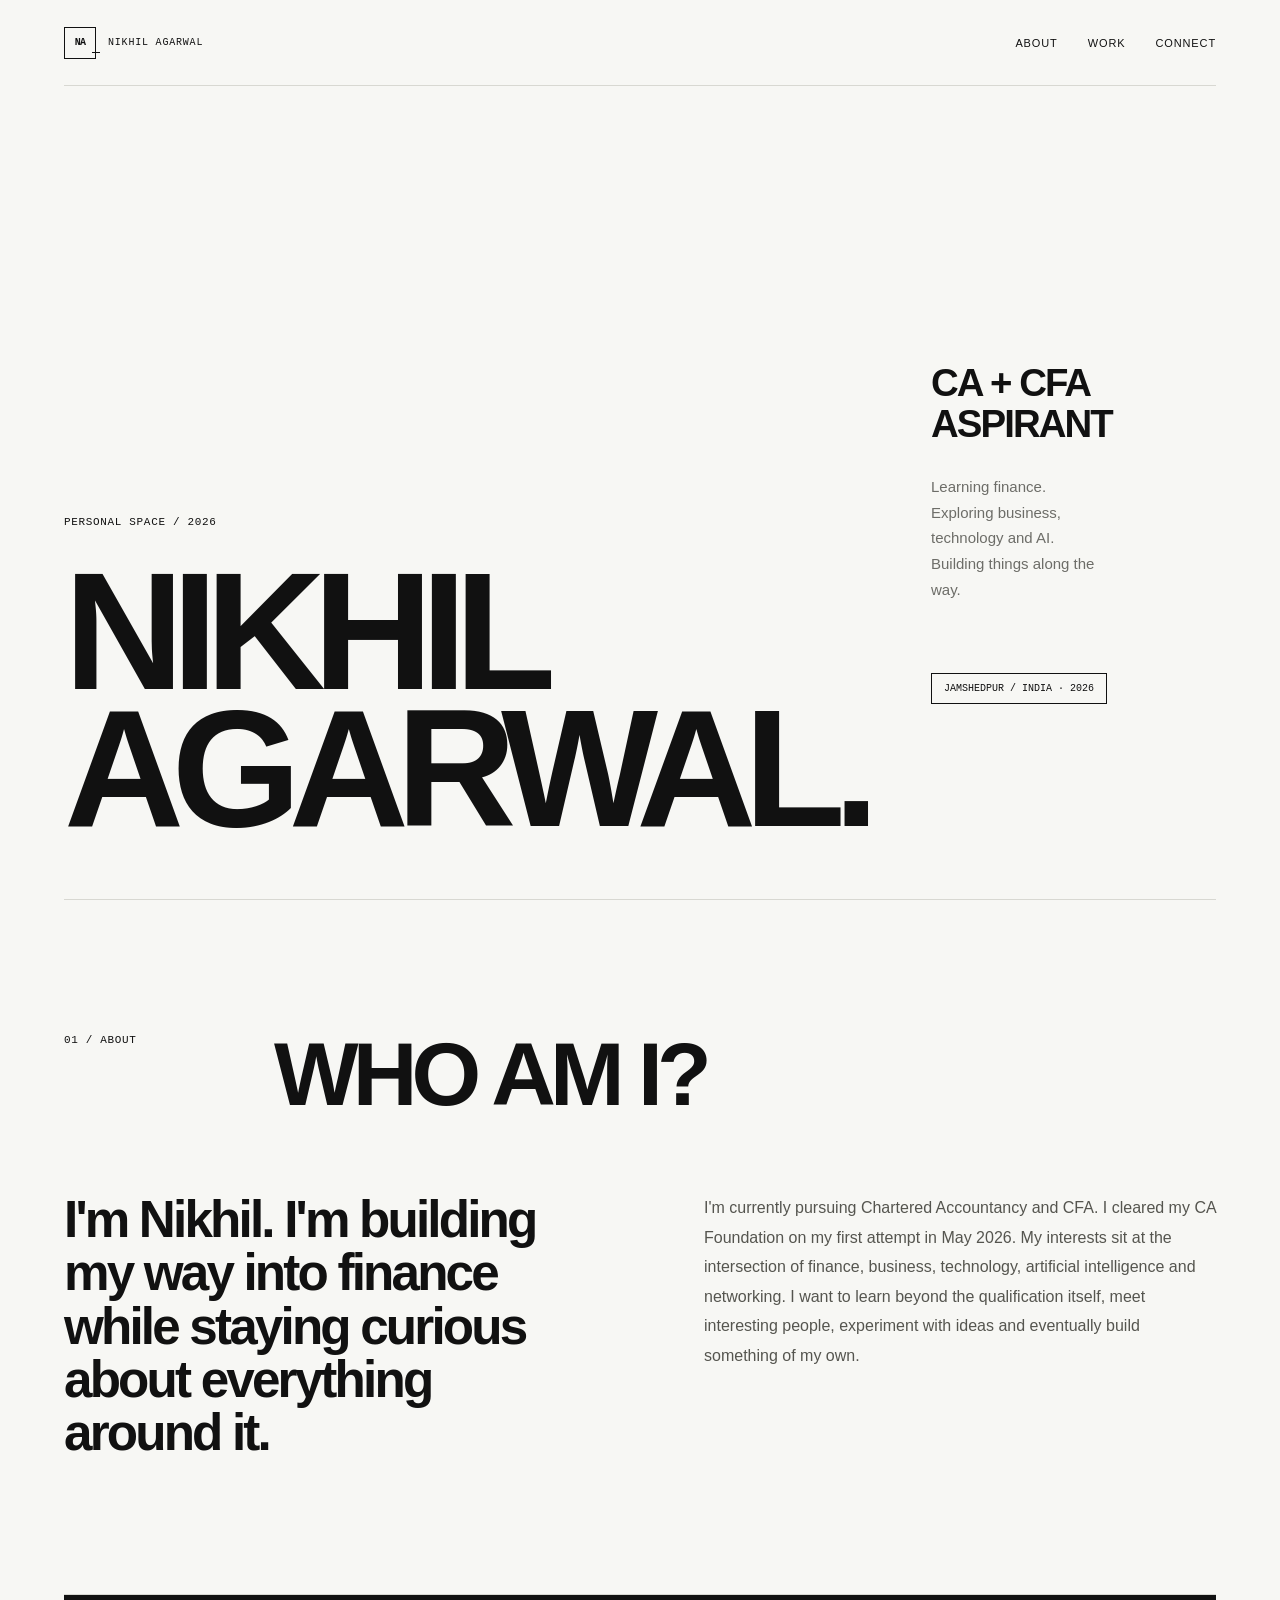
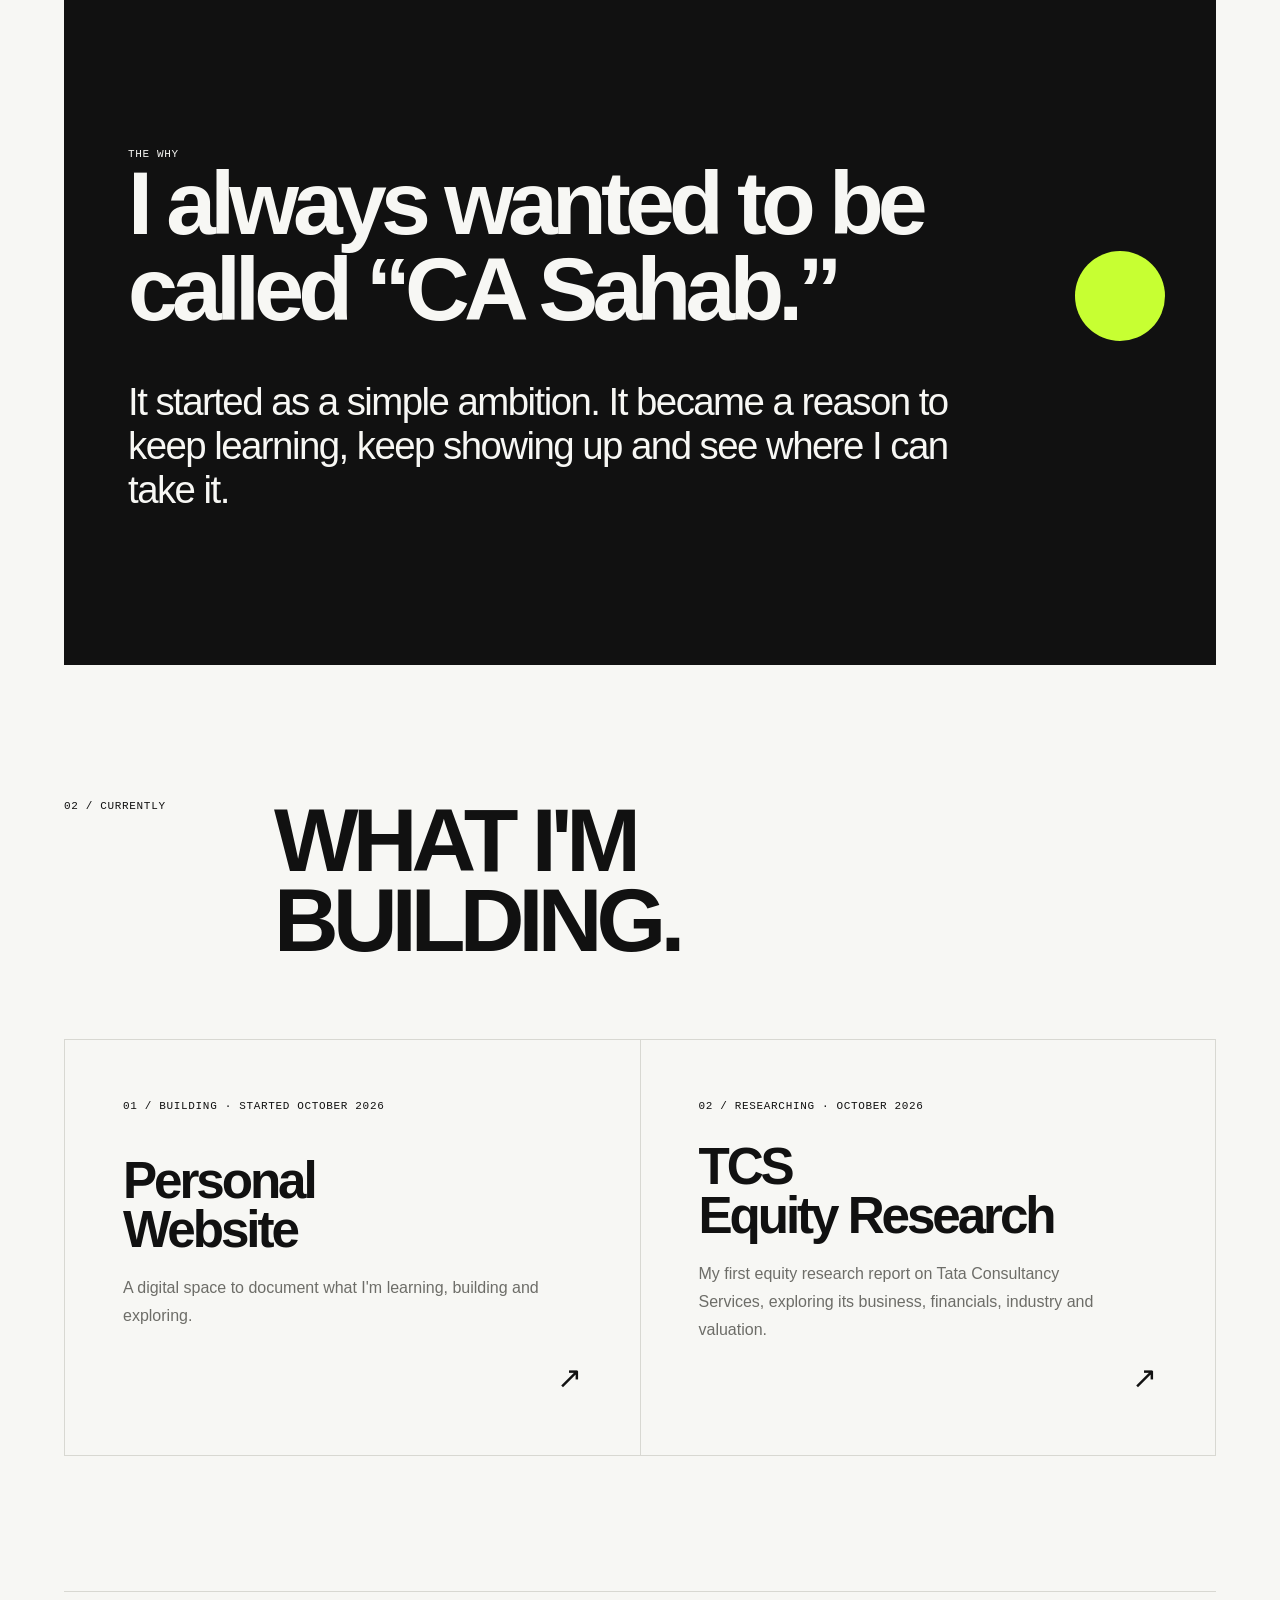
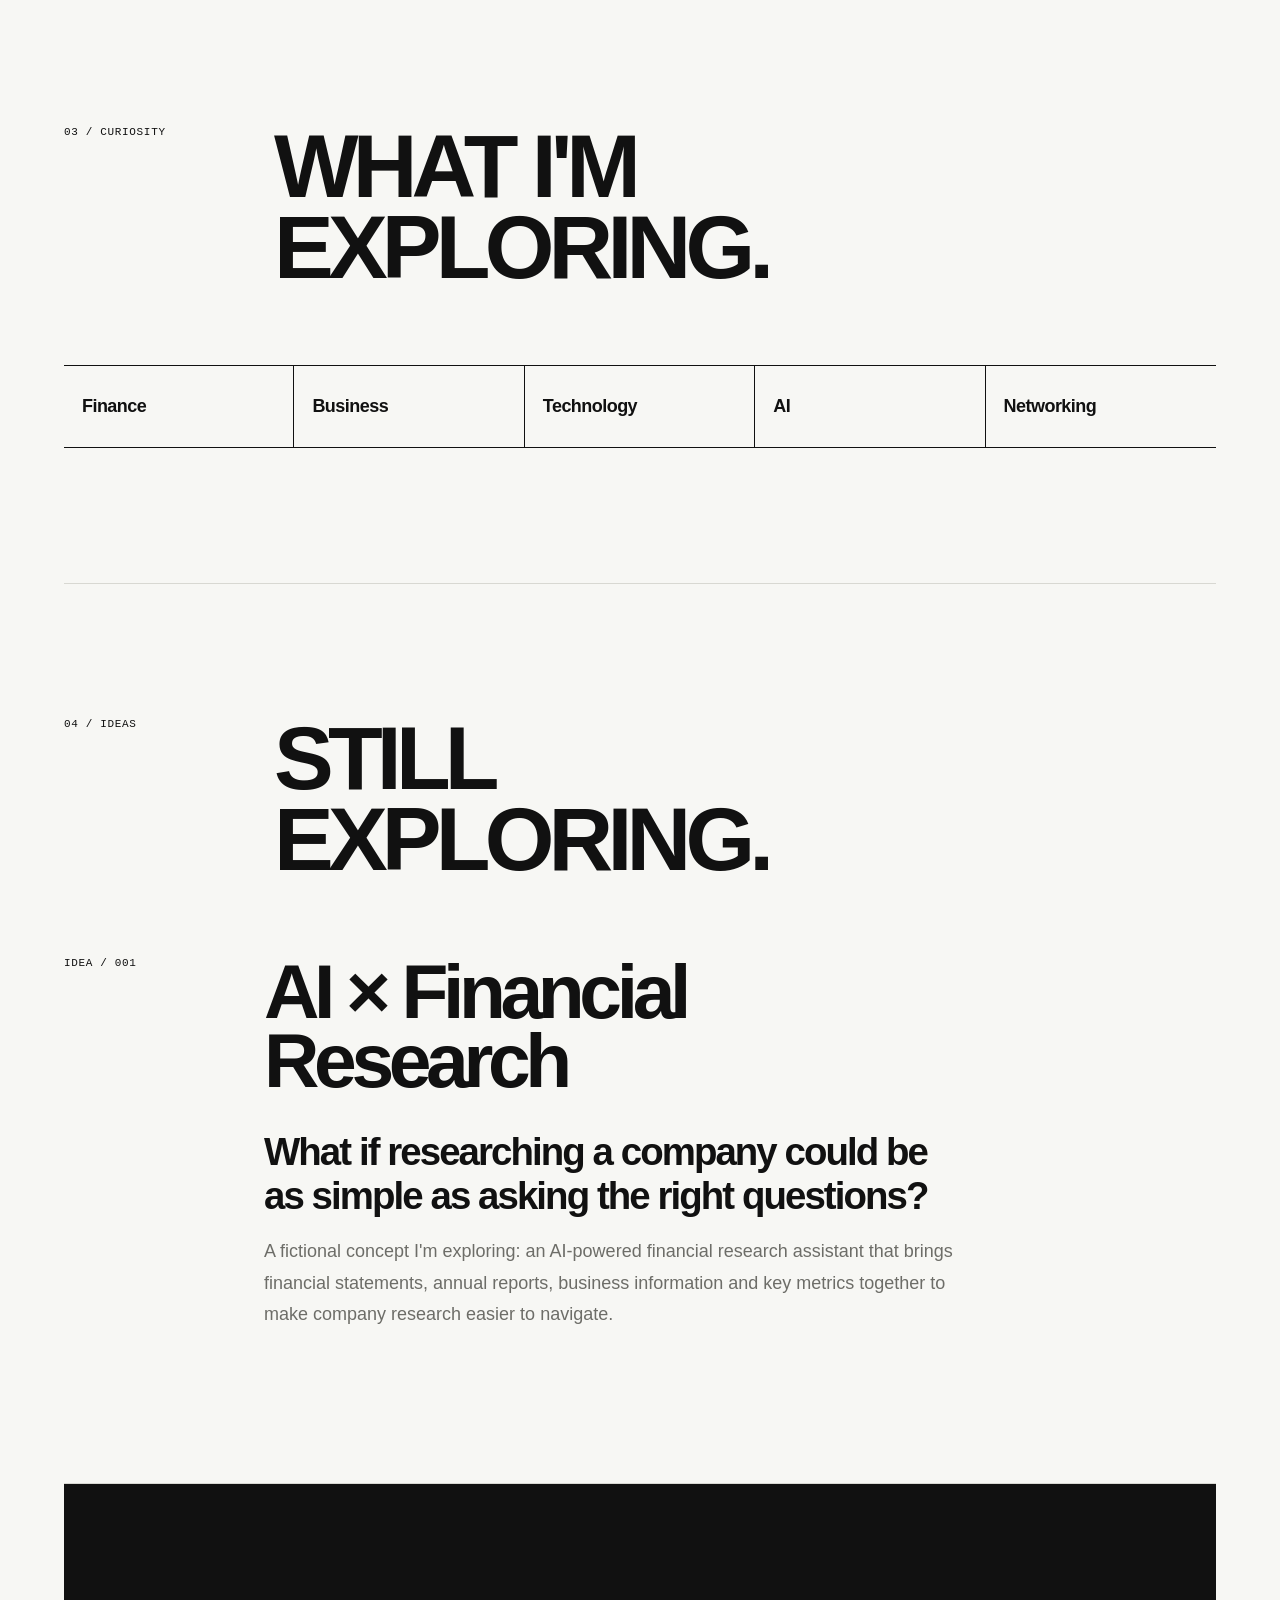
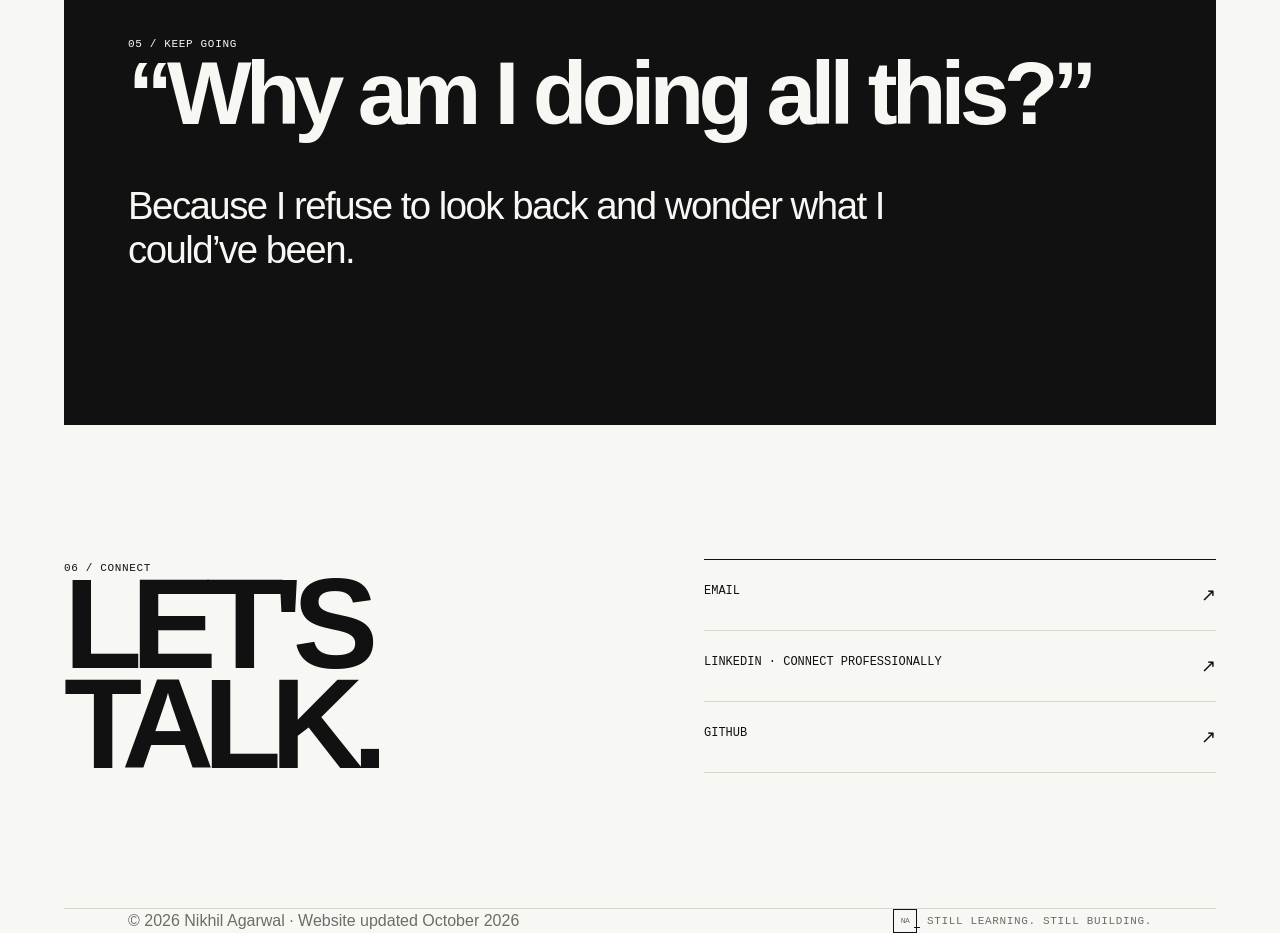
<file: index.html>
<!doctype html>
<html lang="en">
<head>
<meta charset="utf-8">
<meta name="viewport" content="width=device-width, initial-scale=1">
<meta name="description" content="Nikhil Agarwal, CA & CFA aspirant exploring finance, business, technology and AI.">
<title>Nikhil Agarwal | CA & CFA Aspirant</title>
<style>
:root{--bg:#f7f7f4;--ink:#111;--muted:#6d6d68;--line:#d8d8d2;--accent:#c7ff32;--max:1380px;--measure:680px}
*{box-sizing:border-box}html{scroll-behavior:smooth}body{margin:0;background:var(--bg);color:var(--ink);font-family:"Helvetica Neue",Arial,Helvetica,sans-serif;-webkit-font-smoothing:antialiased;text-rendering:optimizeLegibility}
a{color:inherit;text-decoration:none}.wrap{max-width:var(--max);margin:auto;padding:0 5vw}
.mono{font-family:"Courier New",monospace;text-transform:uppercase;letter-spacing:.06em;font-size:11px}
header{height:86px;display:flex;align-items:center;justify-content:space-between;border-bottom:1px solid var(--line)}
.logo{display:flex;align-items:center;gap:12px;font-weight:800;letter-spacing:-.05em;font-size:18px}.logo-mark{width:32px;height:32px;border:1px solid var(--ink);display:grid;place-items:center;font-family:"Courier New",monospace;font-size:10px;letter-spacing:-.08em;position:relative;line-height:1}.logo-mark:after{content:"";position:absolute;width:8px;height:1px;background:var(--ink);right:-5px;bottom:5px}.logo-name{font-family:"Courier New",monospace;font-size:10px;text-transform:uppercase;letter-spacing:.08em;font-weight:400}.nav{display:flex;gap:30px}.nav a{font-size:11px;text-transform:uppercase;letter-spacing:.08em}
.hero{min-height:calc(100vh - 86px);display:grid;grid-template-columns:1.35fr .65fr;align-items:end;padding:9vh 0 7vh;border-bottom:1px solid var(--line)}
.kicker{margin-bottom:35px}.hero h1{font-size:clamp(70px,13vw,190px);line-height:.82;letter-spacing:-.075em;margin:0;font-weight:800}
.hero-right{align-self:center;padding:5vw 0 0 5vw}.hero-right .role{font-size:clamp(22px,3vw,44px);line-height:1.05;font-weight:700;letter-spacing:-.05em;margin-bottom:30px}
.hero-right p{max-width:370px;color:var(--muted);line-height:1.72;font-size:15px}.stamp{margin-top:55px;display:inline-block;border:1px solid var(--ink);padding:9px 12px;font-family:"Courier New",monospace;font-size:10px}
.section{padding:10.5vw 0;border-bottom:1px solid var(--line)}.section-head{display:grid;grid-template-columns:160px 1fr;gap:50px;margin-bottom:78px}.section-head h2{font-size:clamp(45px,7vw,100px);line-height:.9;letter-spacing:-.065em;margin:0}
.about-grid{display:grid;grid-template-columns:1fr 1fr;gap:10vw}.about-lead{font-size:clamp(30px,4vw,58px);line-height:1.04;letter-spacing:-.055em;font-weight:700}.body{max-width:var(--measure);color:#55554f;font-size:16px;line-height:1.85}
.quote{padding:12vw 0;background:var(--ink);color:var(--bg);position:relative;overflow:hidden}.quote .wrap{position:relative}.quote .q{font-size:clamp(42px,7vw,100px);line-height:.96;letter-spacing:-.065em;font-weight:800;max-width:1000px}.quote .answer{margin-top:48px;font-size:clamp(22px,3vw,42px);line-height:1.14;letter-spacing:-.04em;max-width:850px}.quote .mark{position:absolute;right:4vw;top:8vw;width:90px;height:90px;background:var(--accent);border-radius:50%}
.current{display:grid;grid-template-columns:1fr 1fr;gap:1px;background:var(--line);border:1px solid var(--line)}.item{background:var(--bg);padding:60px 58px;min-height:350px;display:flex;flex-direction:column;justify-content:space-between}.item .num{font-size:12px}.item h3{font-size:clamp(35px,4vw,62px);line-height:.96;letter-spacing:-.06em;margin:30px 0 20px}.item p{color:var(--muted);max-width:420px;line-height:1.75}.arrow{font-size:30px;align-self:flex-end}
.explore-grid{display:grid;grid-template-columns:repeat(5,1fr);border-top:1px solid var(--ink);border-bottom:1px solid var(--ink)}.explore-grid div{padding:30px 18px;border-right:1px solid var(--ink);font-weight:700;font-size:18px;letter-spacing:-.03em}.explore-grid div:last-child{border-right:0}
.idea{display:grid;grid-template-columns:150px 1fr;gap:50px}.idea h3{font-size:clamp(42px,6vw,85px);line-height:.9;letter-spacing:-.07em;margin:0 0 35px}.idea p{font-size:18px;line-height:1.75;color:var(--muted);max-width:700px}.idea-question{font-size:clamp(25px,3vw,42px);font-weight:700;letter-spacing:-.05em;max-width:700px}
.connect{display:grid;grid-template-columns:1fr 1fr;gap:10vw;align-items:end}.connect h2{font-size:clamp(60px,10vw,145px);line-height:.78;letter-spacing:-.085em;margin:0}.links{display:flex;flex-direction:column;border-top:1px solid var(--ink)}.links a{padding:24px 0;border-bottom:1px solid var(--line);display:flex;justify-content:space-between;text-transform:uppercase;font-family:"Courier New",monospace;font-size:12px}.links a span:last-child{font-size:18px}
footer{padding:34px 0;display:flex;justify-content:space-between;align-items:center;color:var(--muted)}.footer-signature{display:flex;align-items:center;gap:10px}.footer-signature .logo-mark{width:24px;height:24px;font-size:8px}.footer-signature .logo-mark:after{width:6px;right:-4px;bottom:4px}
@media(max-width:800px){body{overflow-x:hidden}.nav{gap:13px}.nav a:nth-child(2){display:none}.logo-name{display:none}.hero{grid-template-columns:1fr;min-height:auto;padding:13vh 0 10vh}.hero-right{padding:55px 0 0}.hero-right p{font-size:15px;max-width:100%}.stamp{margin-top:35px}.section-head,.about-grid,.current,.connect,.idea{grid-template-columns:1fr;gap:35px}.section-head{margin-bottom:50px}.explore-grid{grid-template-columns:1fr 1fr}.explore-grid div:nth-child(2n){border-right:0}.item{min-height:250px;padding:34px 30px}.item h3{font-size:clamp(32px,10vw,48px)}.quote .mark{width:50px;height:50px}.connect h2{margin-bottom:40px}footer{font-size:10px}}
</style>
</head>
<body>
<div class="wrap">
<header>
<a class="logo" href="#" aria-label="Nikhil Agarwal home"><span class="logo-mark">NA</span><span class="logo-name">Nikhil Agarwal</span></a>
<nav class="nav">
<a href="#about">About</a><a href="#work">Work</a><a href="#connect">Connect</a>
</nav>
</header>

<main>
<section class="hero">
<div>
<div class="mono kicker">Personal space / 2026</div>
<h1>NIKHIL<br>AGARWAL.</h1>
</div>
<div class="hero-right">
<div class="role">CA + CFA<br>ASPIRANT</div>
<p>Learning finance. Exploring business, technology and AI. Building things along the way.</p>
<span class="stamp">JAMSHEDPUR / INDIA · 2026</span>
</div>
</section>

<section class="section" id="about">
<div class="section-head"><div class="mono">01 / About</div><h2>WHO AM I?</h2></div>
<div class="about-grid">
<div class="about-lead">I'm Nikhil. I'm building my way into finance while staying curious about everything around it.</div>
<div class="body">I'm currently pursuing Chartered Accountancy and CFA. I cleared my CA Foundation on my first attempt in May 2026. My interests sit at the intersection of finance, business, technology, artificial intelligence and networking. I want to learn beyond the qualification itself, meet interesting people, experiment with ideas and eventually build something of my own.</div>
</div>
</section>

<section class="quote">
<div class="wrap">
<div class="mono">The why</div>
<div class="q">I always wanted to be called “CA Sahab.”</div>
<div class="answer">It started as a simple ambition. It became a reason to keep learning, keep showing up and see where I can take it.</div>
<div class="mark"></div>
</div>
</section>

<section class="section" id="work">
<div class="section-head"><div class="mono">02 / Currently</div><h2>WHAT I'M<br>BUILDING.</h2></div>
<div class="current">
<article class="item"><div class="mono">01 / Building · Started October 2026</div><div><h3>Personal<br>Website</h3><p>A digital space to document what I'm learning, building and exploring.</p></div><div class="arrow">↗</div></article>
<article class="item"><div class="mono">02 / Researching · October 2026</div><div><h3>TCS<br>Equity Research</h3><p>My first equity research report on Tata Consultancy Services, exploring its business, financials, industry and valuation.</p></div><div class="arrow">↗</div></article>
</div>
</section>

<section class="section">
<div class="section-head"><div class="mono">03 / Curiosity</div><h2>WHAT I'M<br>EXPLORING.</h2></div>
<div class="explore-grid">
<div>Finance</div><div>Business</div><div>Technology</div><div>AI</div><div>Networking</div>
</div>
</section>

<section class="section">
<div class="section-head"><div class="mono">04 / Ideas</div><h2>STILL<br>EXPLORING.</h2></div>
<div class="idea">
<div class="mono">Idea / 001</div>
<div>
<h3>AI × Financial<br>Research</h3>
<div class="idea-question">What if researching a company could be as simple as asking the right questions?</div>
<p>A fictional concept I'm exploring: an AI-powered financial research assistant that brings financial statements, annual reports, business information and key metrics together to make company research easier to navigate.</p>
</div>
</div>
</section>

<section class="quote">
<div class="wrap">
<div class="mono">05 / Keep going</div>
<div class="q">“Why am I doing all this?”</div>
<div class="answer">Because I refuse to look back and wonder what I could’ve been.</div>
</div>
</section>

<section class="section" id="connect">
<div class="connect">
<div><div class="mono">06 / Connect</div><h2>LET'S<br>TALK.</h2></div>
<div class="links">
<a href="mailto:workwithnikhil.ag56@gmail.com"><span>Email</span><span>↗</span></a>
<a href="https://www.linkedin.com/in/nikhil-agarwal-59b425288" target="_blank" rel="noopener"><span>LinkedIn · Connect professionally</span><span>↗</span></a>
<a href="https://github.com/canikhilagarwal56" target="_blank" rel="noopener"><span>GitHub</span><span>↗</span></a>
</div>
</div>
</section>
</main>

<footer class="wrap"><span>© 2026 Nikhil Agarwal · Website updated October 2026</span><span class="footer-signature"><span class="logo-mark">NA</span><span class="mono">Still learning. Still building.</span></span></footer>
</div>
</body>
</html>
</file>
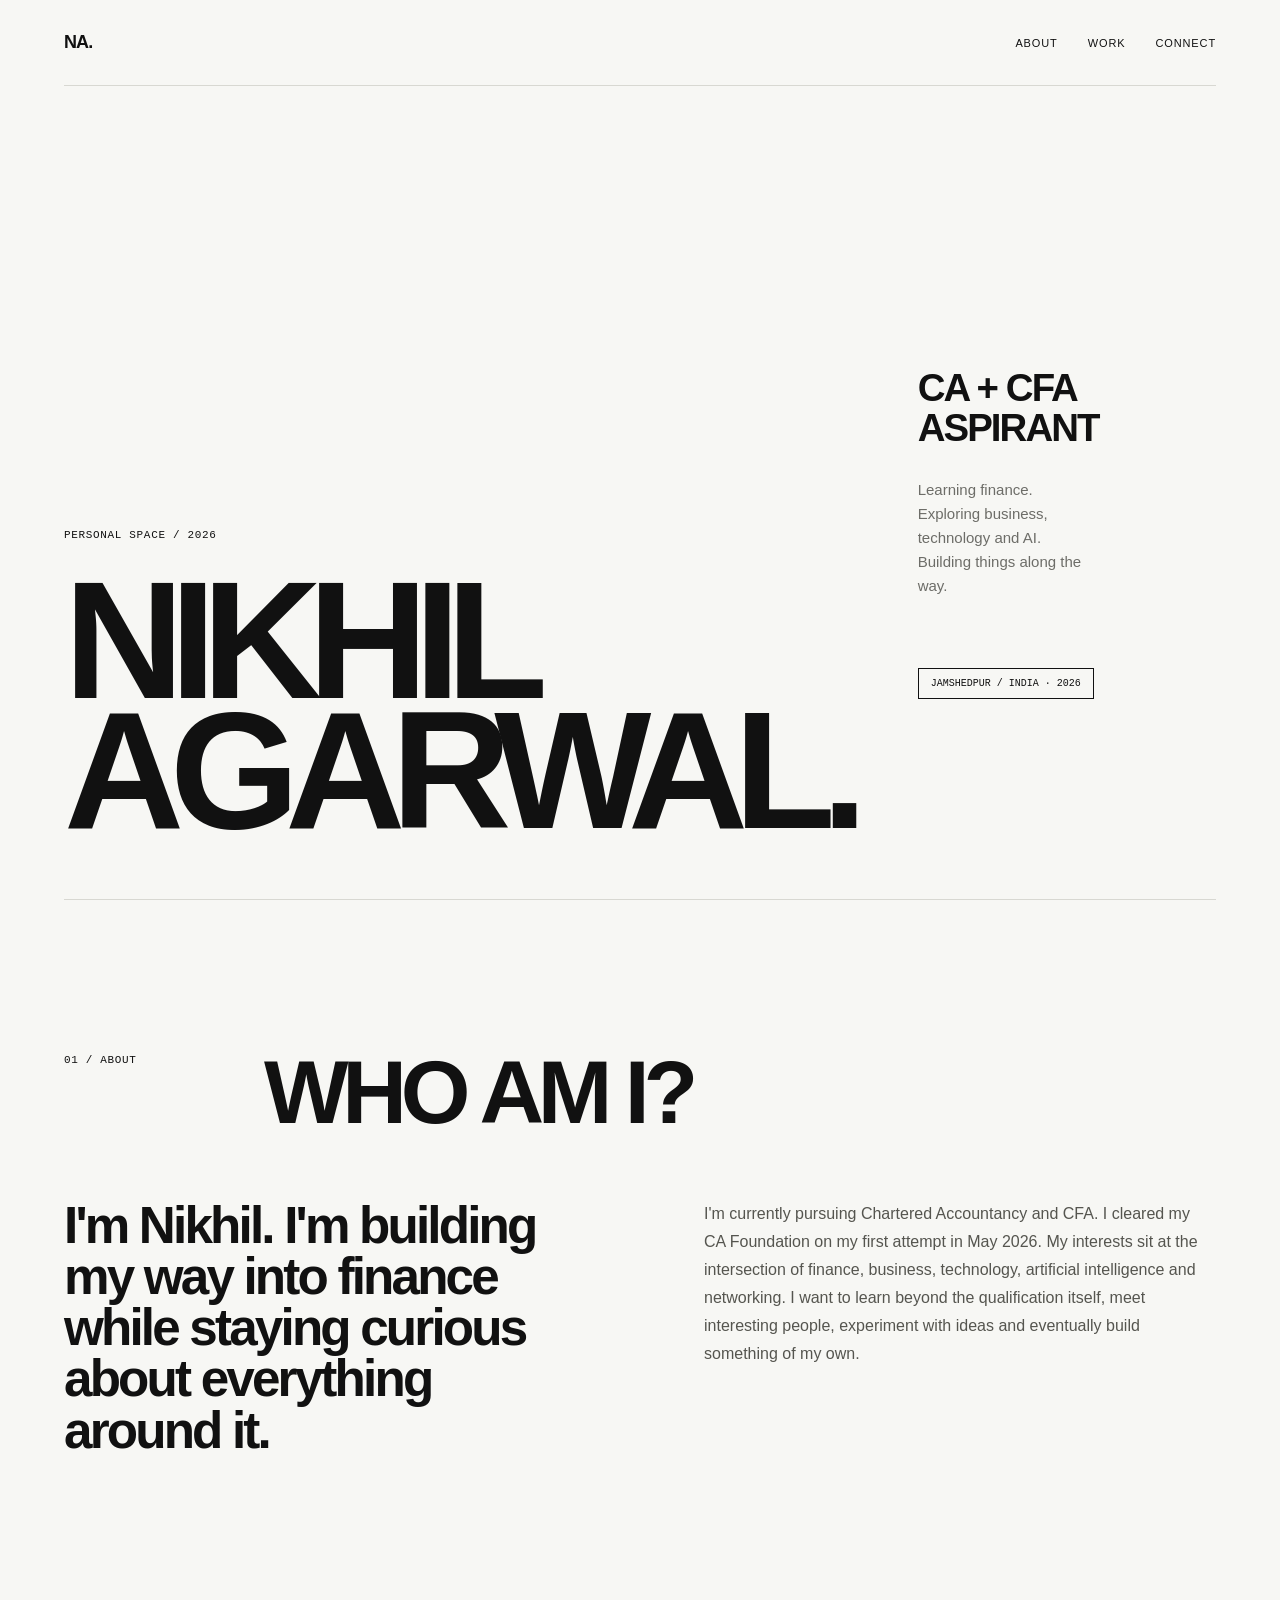
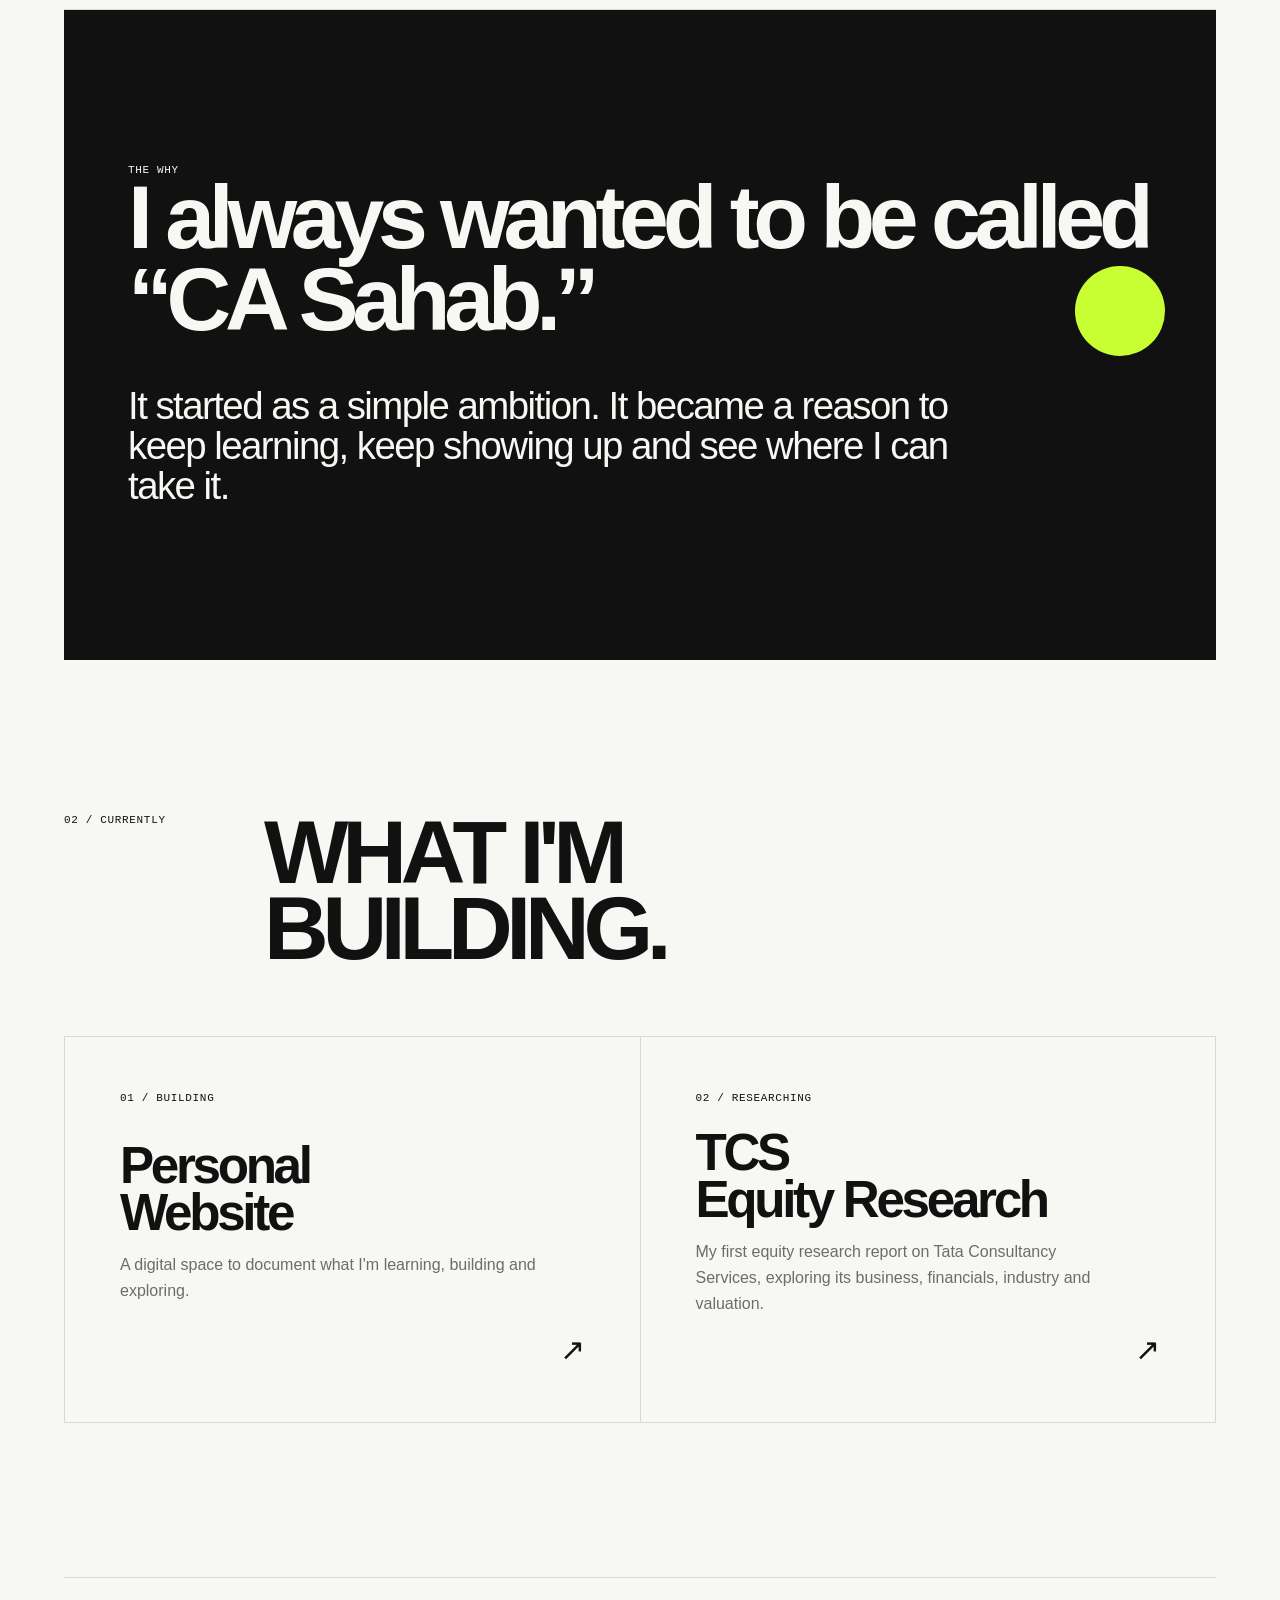
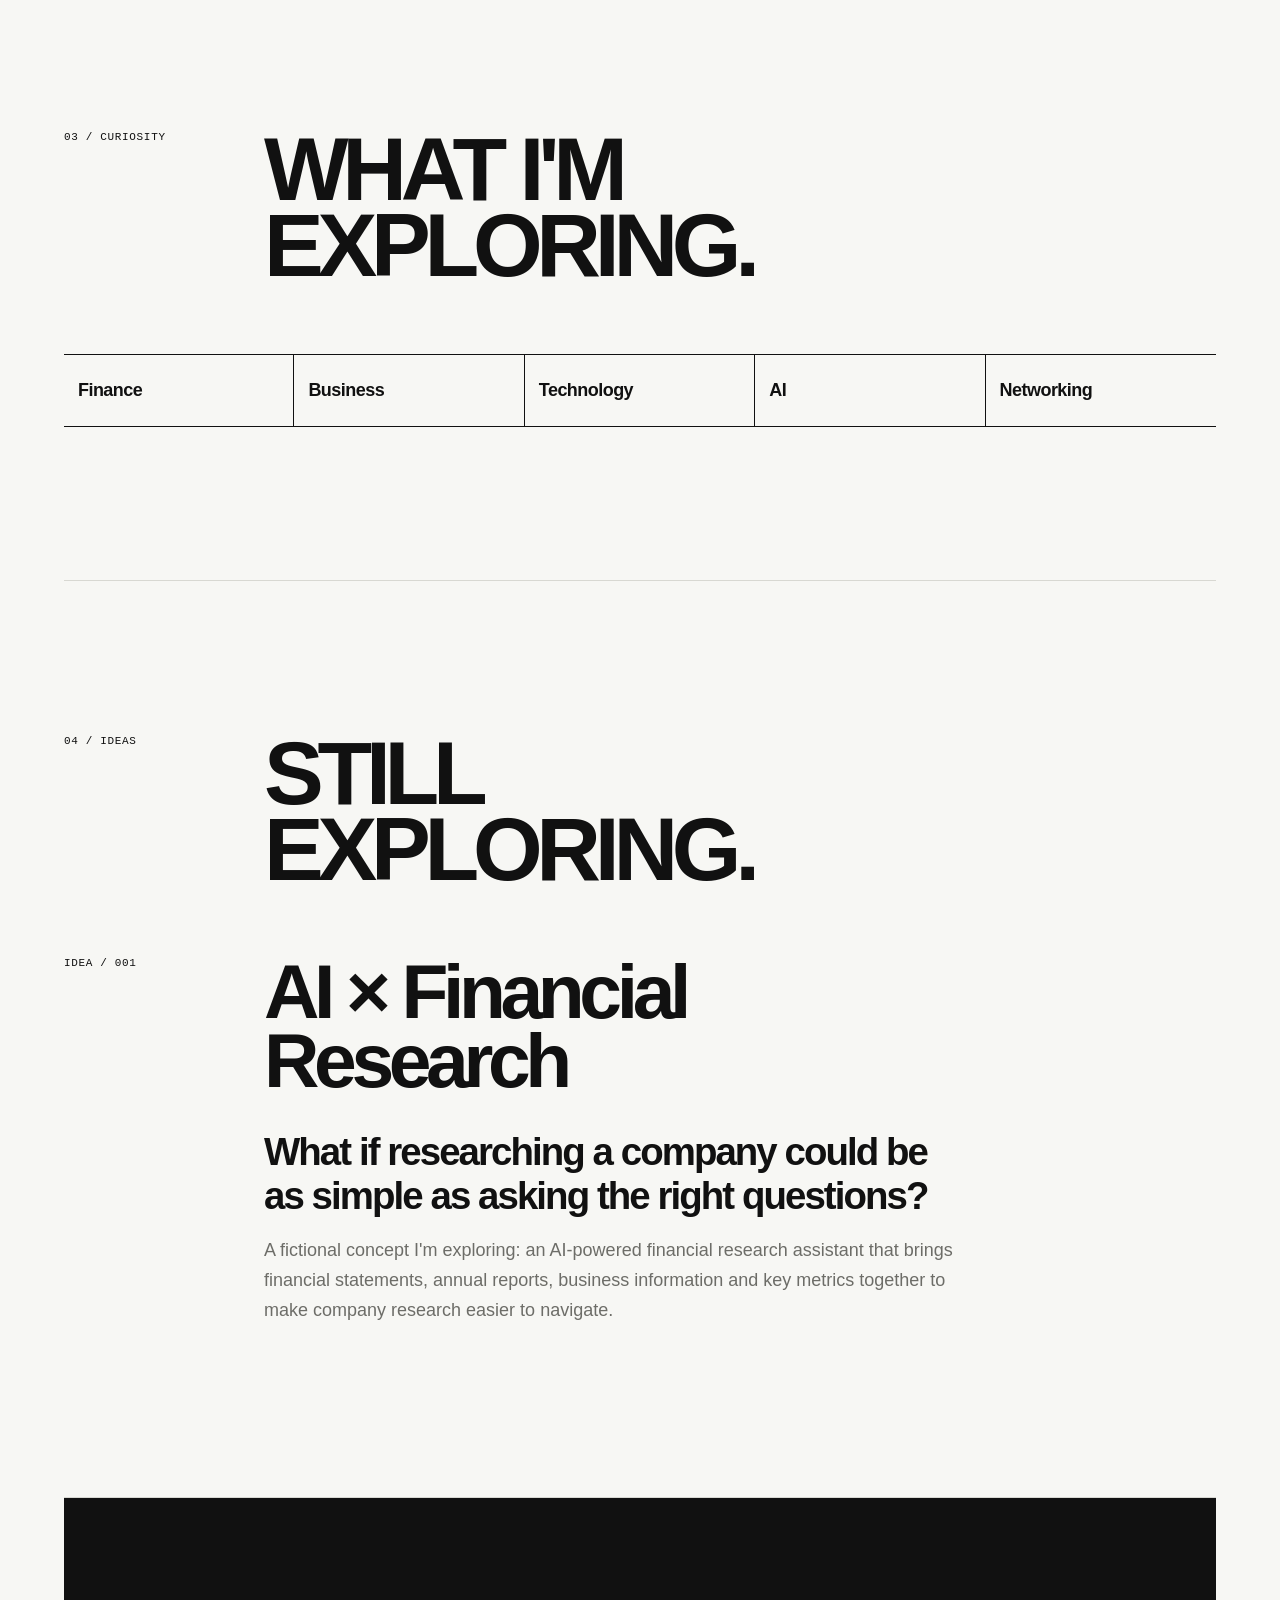
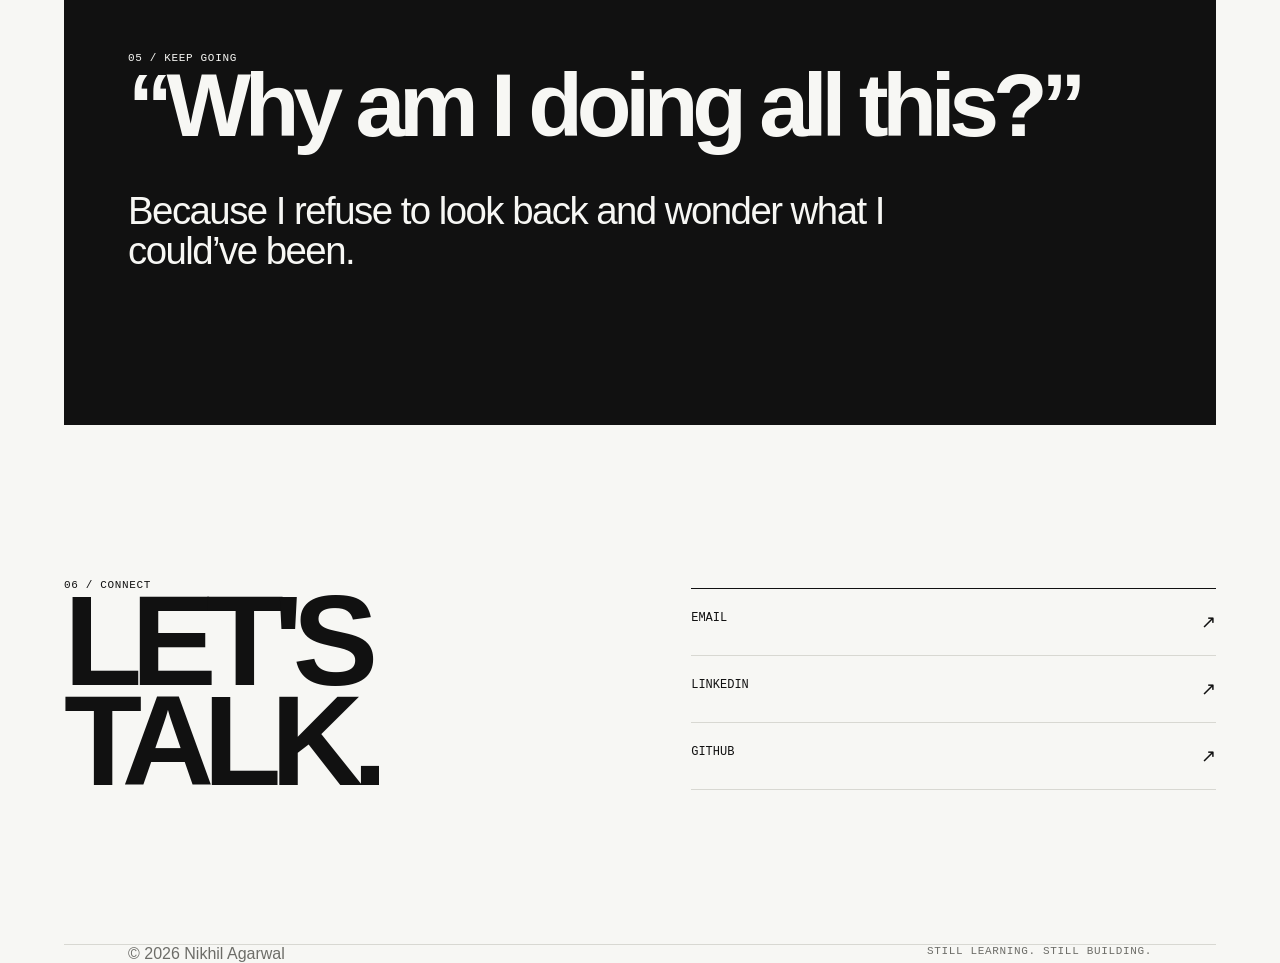
<file: index-4.html>
<!doctype html>
<html lang="en">
<head>
<meta charset="utf-8">
<meta name="viewport" content="width=device-width, initial-scale=1">
<meta name="description" content="Nikhil Agarwal — CA & CFA aspirant exploring finance, business, technology and AI.">
<title>Nikhil Agarwal — CA & CFA Aspirant</title>
<style>
:root{--bg:#f7f7f4;--ink:#111;--muted:#6d6d68;--line:#d8d8d2;--accent:#c7ff32;--max:1380px}
*{box-sizing:border-box}html{scroll-behavior:smooth}body{margin:0;background:var(--bg);color:var(--ink);font-family:Arial,Helvetica,sans-serif}
a{color:inherit;text-decoration:none}.wrap{max-width:var(--max);margin:auto;padding:0 5vw}
.mono{font-family:"Courier New",monospace;text-transform:uppercase;letter-spacing:.06em;font-size:11px}
header{height:86px;display:flex;align-items:center;justify-content:space-between;border-bottom:1px solid var(--line)}
.logo{font-weight:800;letter-spacing:-.05em;font-size:18px}.nav{display:flex;gap:30px}.nav a{font-size:11px;text-transform:uppercase;letter-spacing:.08em}
.hero{min-height:calc(100vh - 86px);display:grid;grid-template-columns:1.35fr .65fr;align-items:end;padding:9vh 0 7vh;border-bottom:1px solid var(--line)}
.kicker{margin-bottom:35px}.hero h1{font-size:clamp(70px,13vw,190px);line-height:.78;letter-spacing:-.085em;margin:0;font-weight:800}
.hero-right{align-self:center;padding:5vw 0 0 5vw}.hero-right .role{font-size:clamp(22px,3vw,44px);line-height:1.05;font-weight:700;letter-spacing:-.05em;margin-bottom:30px}
.hero-right p{max-width:370px;color:var(--muted);line-height:1.6;font-size:15px}.stamp{margin-top:55px;display:inline-block;border:1px solid var(--ink);padding:9px 12px;font-family:"Courier New",monospace;font-size:10px}
.section{padding:12vw 0;border-bottom:1px solid var(--line)}.section-head{display:grid;grid-template-columns:160px 1fr;gap:40px;margin-bottom:70px}.section-head h2{font-size:clamp(45px,7vw,100px);line-height:.85;letter-spacing:-.07em;margin:0}
.about-grid{display:grid;grid-template-columns:1fr 1fr;gap:10vw}.about-lead{font-size:clamp(30px,4vw,58px);line-height:1;letter-spacing:-.055em;font-weight:700}.body{max-width:510px;color:#55554f;font-size:16px;line-height:1.75}
.quote{padding:12vw 0;background:var(--ink);color:var(--bg);position:relative;overflow:hidden}.quote .wrap{position:relative}.quote .q{font-size:clamp(42px,7vw,100px);line-height:.92;letter-spacing:-.07em;font-weight:800;max-width:1100px}.quote .answer{margin-top:45px;font-size:clamp(22px,3vw,42px);line-height:1.05;letter-spacing:-.04em;max-width:850px}.quote .mark{position:absolute;right:4vw;top:8vw;width:90px;height:90px;background:var(--accent);border-radius:50%}
.current{display:grid;grid-template-columns:1fr 1fr;gap:1px;background:var(--line);border:1px solid var(--line)}.item{background:var(--bg);padding:55px;min-height:330px;display:flex;flex-direction:column;justify-content:space-between}.item .num{font-size:12px}.item h3{font-size:clamp(35px,4vw,62px);line-height:.92;letter-spacing:-.065em;margin:25px 0 15px}.item p{color:var(--muted);max-width:420px;line-height:1.6}.arrow{font-size:30px;align-self:flex-end}
.explore-grid{display:grid;grid-template-columns:repeat(5,1fr);border-top:1px solid var(--ink);border-bottom:1px solid var(--ink)}.explore-grid div{padding:25px 14px;border-right:1px solid var(--ink);font-weight:700;font-size:18px;letter-spacing:-.03em}.explore-grid div:last-child{border-right:0}
.idea{display:grid;grid-template-columns:150px 1fr;gap:50px}.idea h3{font-size:clamp(42px,6vw,85px);line-height:.9;letter-spacing:-.07em;margin:0 0 35px}.idea p{font-size:18px;line-height:1.65;color:var(--muted);max-width:700px}.idea-question{font-size:clamp(25px,3vw,42px);font-weight:700;letter-spacing:-.05em;max-width:700px}
.connect{display:grid;grid-template-columns:1fr 1fr;gap:8vw;align-items:end}.connect h2{font-size:clamp(60px,10vw,145px);line-height:.78;letter-spacing:-.085em;margin:0}.links{display:flex;flex-direction:column;border-top:1px solid var(--ink)}.links a{padding:22px 0;border-bottom:1px solid var(--line);display:flex;justify-content:space-between;text-transform:uppercase;font-family:"Courier New",monospace;font-size:12px}.links a span:last-child{font-size:18px}
footer{padding:30px 0;display:flex;justify-content:space-between;color:var(--muted)}
@media(max-width:800px){.nav{gap:13px}.nav a:nth-child(2){display:none}.hero{grid-template-columns:1fr;min-height:auto;padding:13vh 0 10vh}.hero-right{padding:70px 0 0}.section-head,.about-grid,.current,.connect,.idea{grid-template-columns:1fr;gap:35px}.section-head{margin-bottom:45px}.explore-grid{grid-template-columns:1fr 1fr}.explore-grid div:nth-child(2n){border-right:0}.item{min-height:280px;padding:35px}.quote .mark{width:50px;height:50px}.connect h2{margin-bottom:40px}footer{font-size:10px}}
</style>
</head>
<body>
<div class="wrap">
<header>
<a class="logo" href="#">NA.</a>
<nav class="nav">
<a href="#about">About</a><a href="#work">Work</a><a href="#connect">Connect</a>
</nav>
</header>

<main>
<section class="hero">
<div>
<div class="mono kicker">Personal space / 2026</div>
<h1>NIKHIL<br>AGARWAL.</h1>
</div>
<div class="hero-right">
<div class="role">CA + CFA<br>ASPIRANT</div>
<p>Learning finance. Exploring business, technology and AI. Building things along the way.</p>
<span class="stamp">JAMSHEDPUR / INDIA · 2026</span>
</div>
</section>

<section class="section" id="about">
<div class="section-head"><div class="mono">01 / About</div><h2>WHO AM I?</h2></div>
<div class="about-grid">
<div class="about-lead">I'm Nikhil. I'm building my way into finance while staying curious about everything around it.</div>
<div class="body">I'm currently pursuing Chartered Accountancy and CFA. I cleared my CA Foundation on my first attempt in May 2026. My interests sit at the intersection of finance, business, technology, artificial intelligence and networking. I want to learn beyond the qualification itself, meet interesting people, experiment with ideas and eventually build something of my own.</div>
</div>
</section>

<section class="quote">
<div class="wrap">
<div class="mono">The why</div>
<div class="q">I always wanted to be called “CA Sahab.”</div>
<div class="answer">It started as a simple ambition. It became a reason to keep learning, keep showing up and see where I can take it.</div>
<div class="mark"></div>
</div>
</section>

<section class="section" id="work">
<div class="section-head"><div class="mono">02 / Currently</div><h2>WHAT I'M<br>BUILDING.</h2></div>
<div class="current">
<article class="item"><div class="mono">01 / Building</div><div><h3>Personal<br>Website</h3><p>A digital space to document what I'm learning, building and exploring.</p></div><div class="arrow">↗</div></article>
<article class="item"><div class="mono">02 / Researching</div><div><h3>TCS<br>Equity Research</h3><p>My first equity research report on Tata Consultancy Services, exploring its business, financials, industry and valuation.</p></div><div class="arrow">↗</div></article>
</div>
</section>

<section class="section">
<div class="section-head"><div class="mono">03 / Curiosity</div><h2>WHAT I'M<br>EXPLORING.</h2></div>
<div class="explore-grid">
<div>Finance</div><div>Business</div><div>Technology</div><div>AI</div><div>Networking</div>
</div>
</section>

<section class="section">
<div class="section-head"><div class="mono">04 / Ideas</div><h2>STILL<br>EXPLORING.</h2></div>
<div class="idea">
<div class="mono">Idea / 001</div>
<div>
<h3>AI × Financial<br>Research</h3>
<div class="idea-question">What if researching a company could be as simple as asking the right questions?</div>
<p>A fictional concept I'm exploring: an AI-powered financial research assistant that brings financial statements, annual reports, business information and key metrics together to make company research easier to navigate.</p>
</div>
</div>
</section>

<section class="quote">
<div class="wrap">
<div class="mono">05 / Keep going</div>
<div class="q">“Why am I doing all this?”</div>
<div class="answer">Because I refuse to look back and wonder what I could’ve been.</div>
</div>
</section>

<section class="section" id="connect">
<div class="connect">
<div><div class="mono">06 / Connect</div><h2>LET'S<br>TALK.</h2></div>
<div class="links">
<a href="mailto:workwithnikhil.ag56@gmail.com"><span>Email</span><span>↗</span></a>
<a href="https://www.linkedin.com/in/nikhil-agarwal-59b425288" target="_blank" rel="noopener"><span>LinkedIn</span><span>↗</span></a>
<a href="https://github.com/canikhilagarwal56" target="_blank" rel="noopener"><span>GitHub</span><span>↗</span></a>
</div>
</div>
</section>
</main>

<footer class="wrap"><span>© 2026 Nikhil Agarwal</span><span class="mono">Still learning. Still building.</span></footer>
</div>
</body>
</html>
</file>
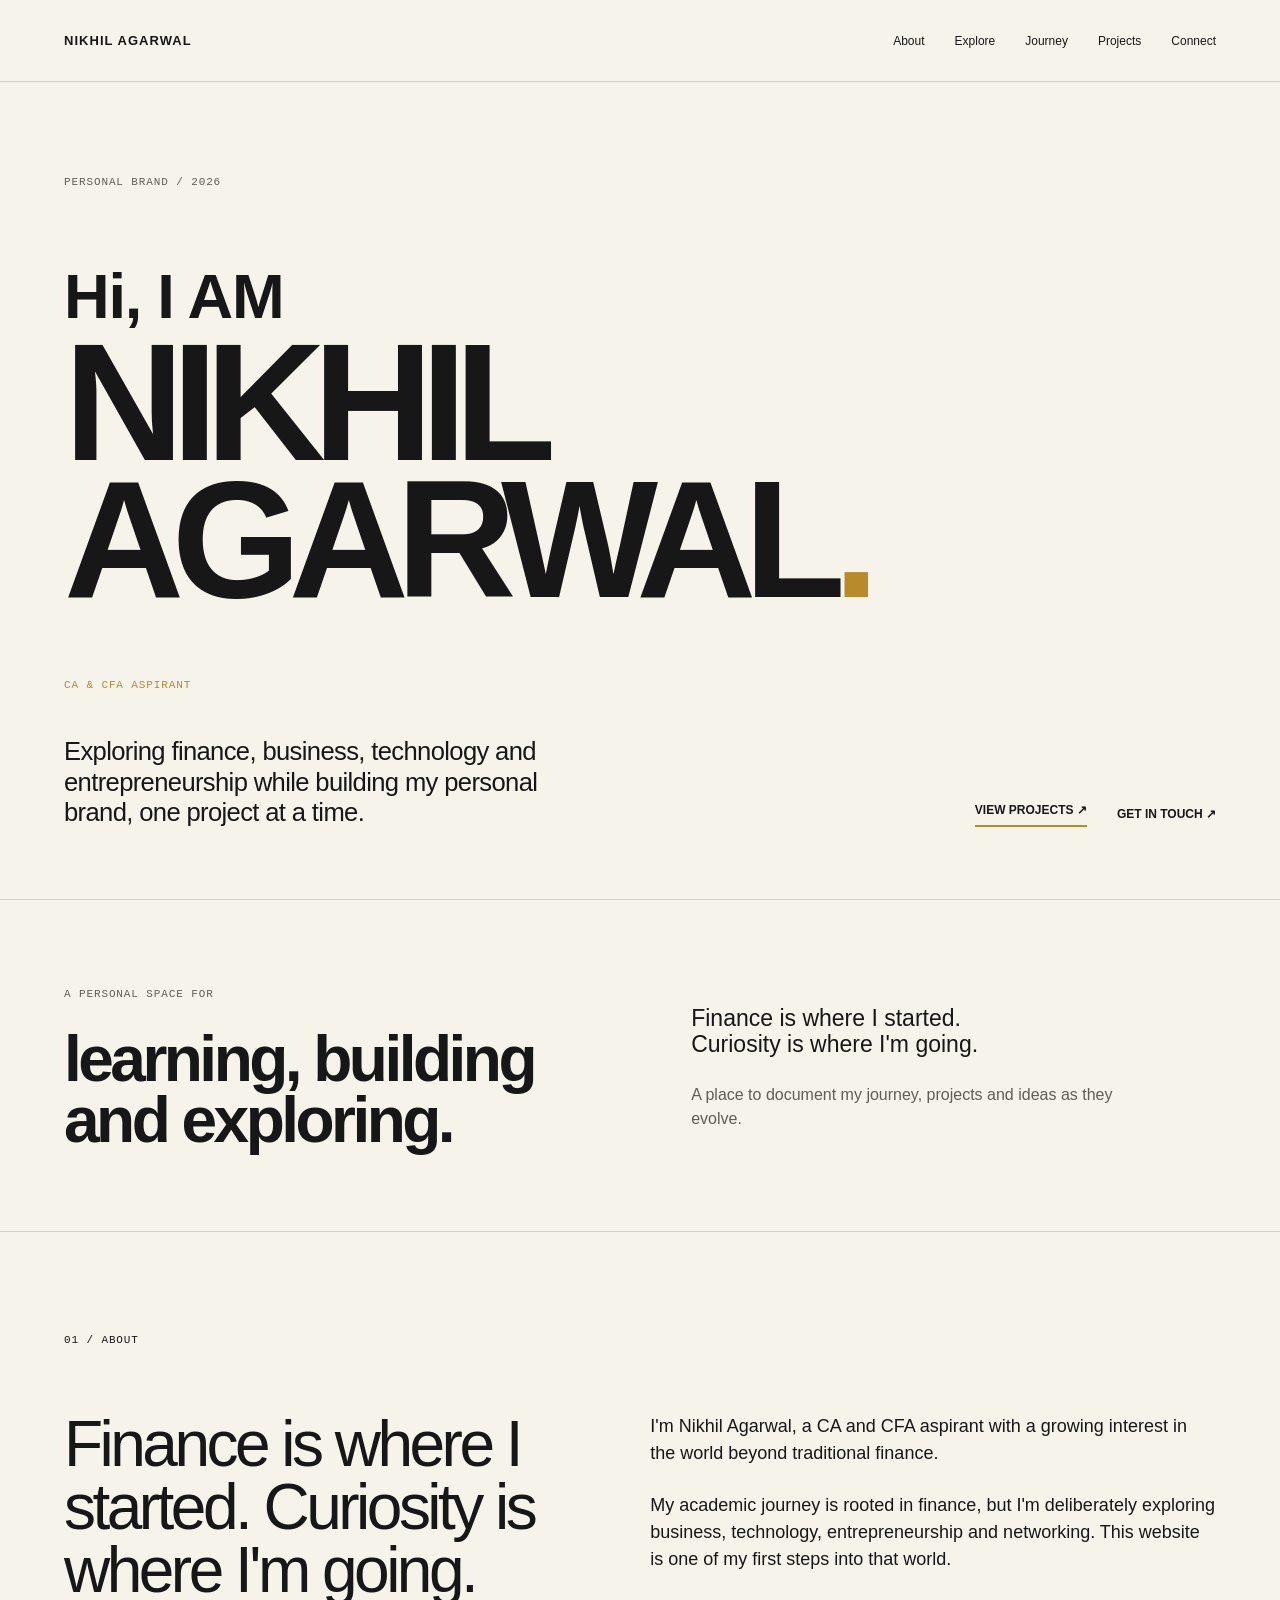
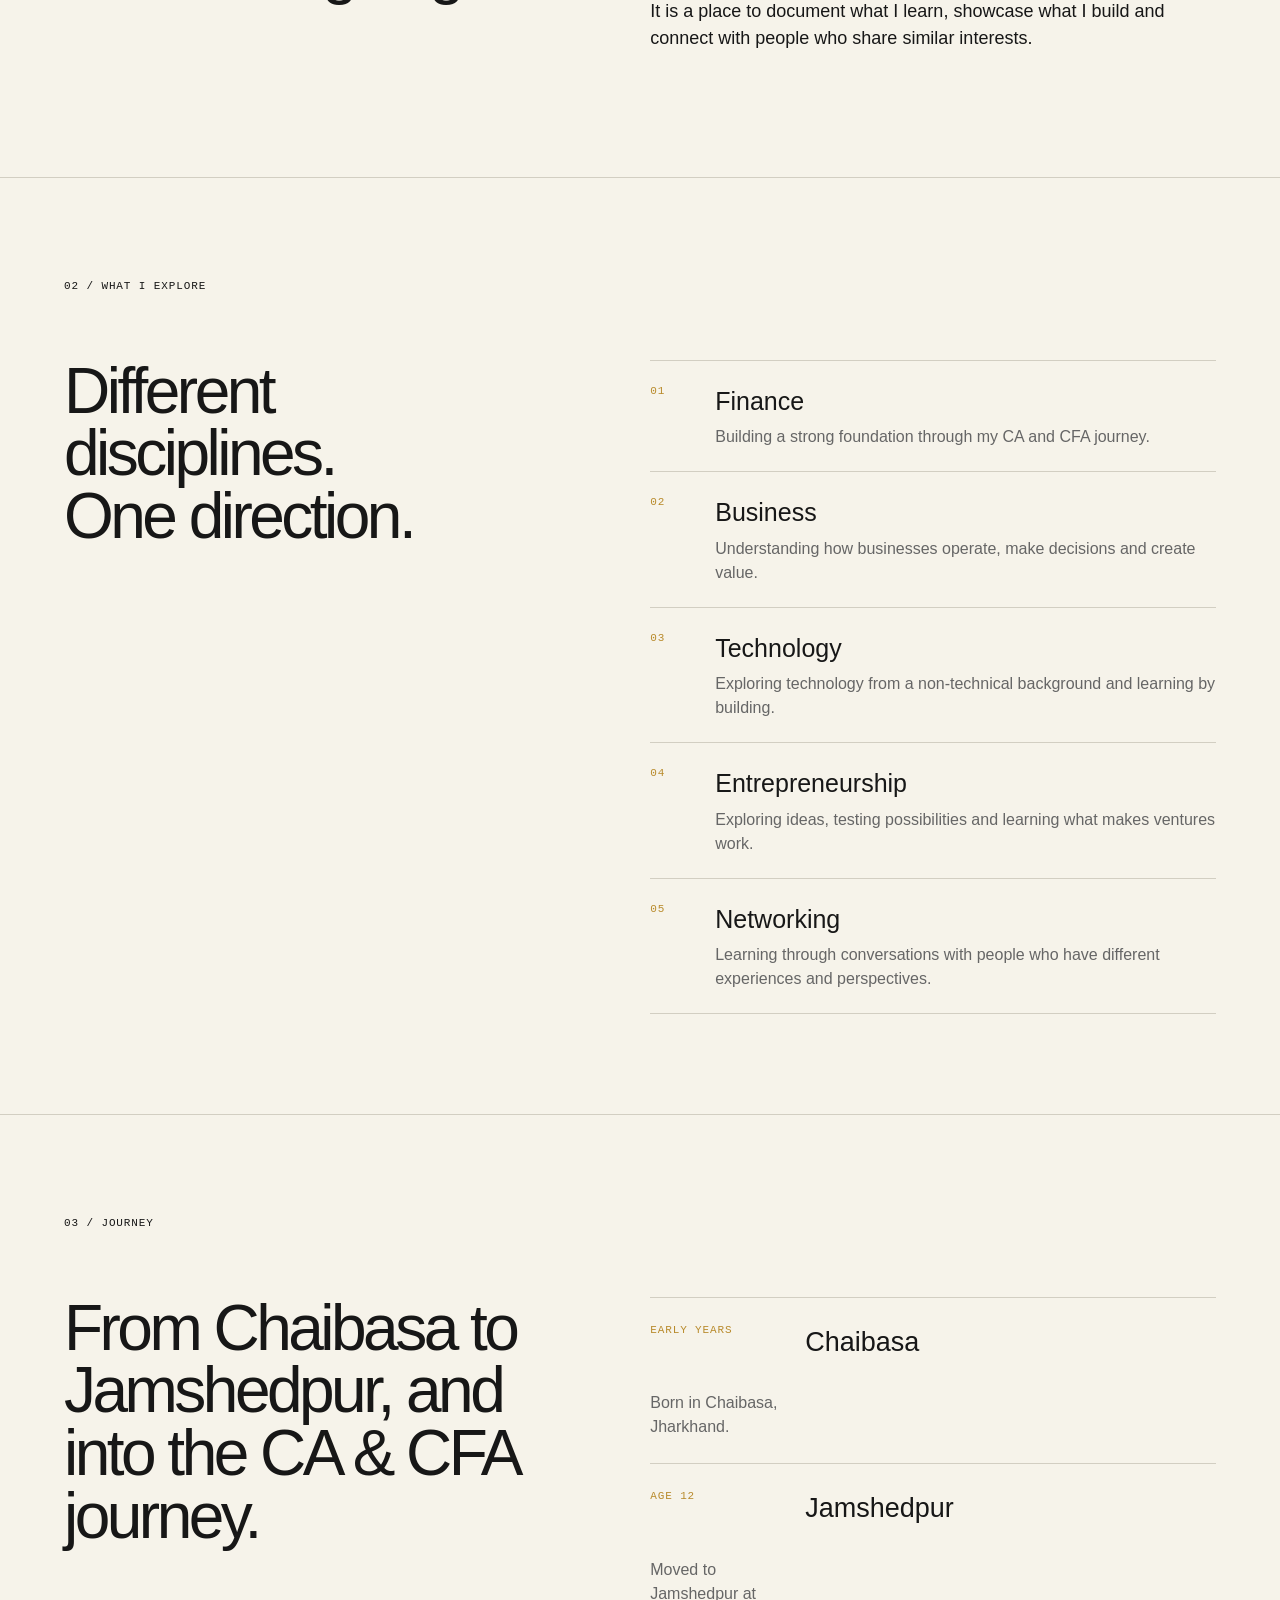
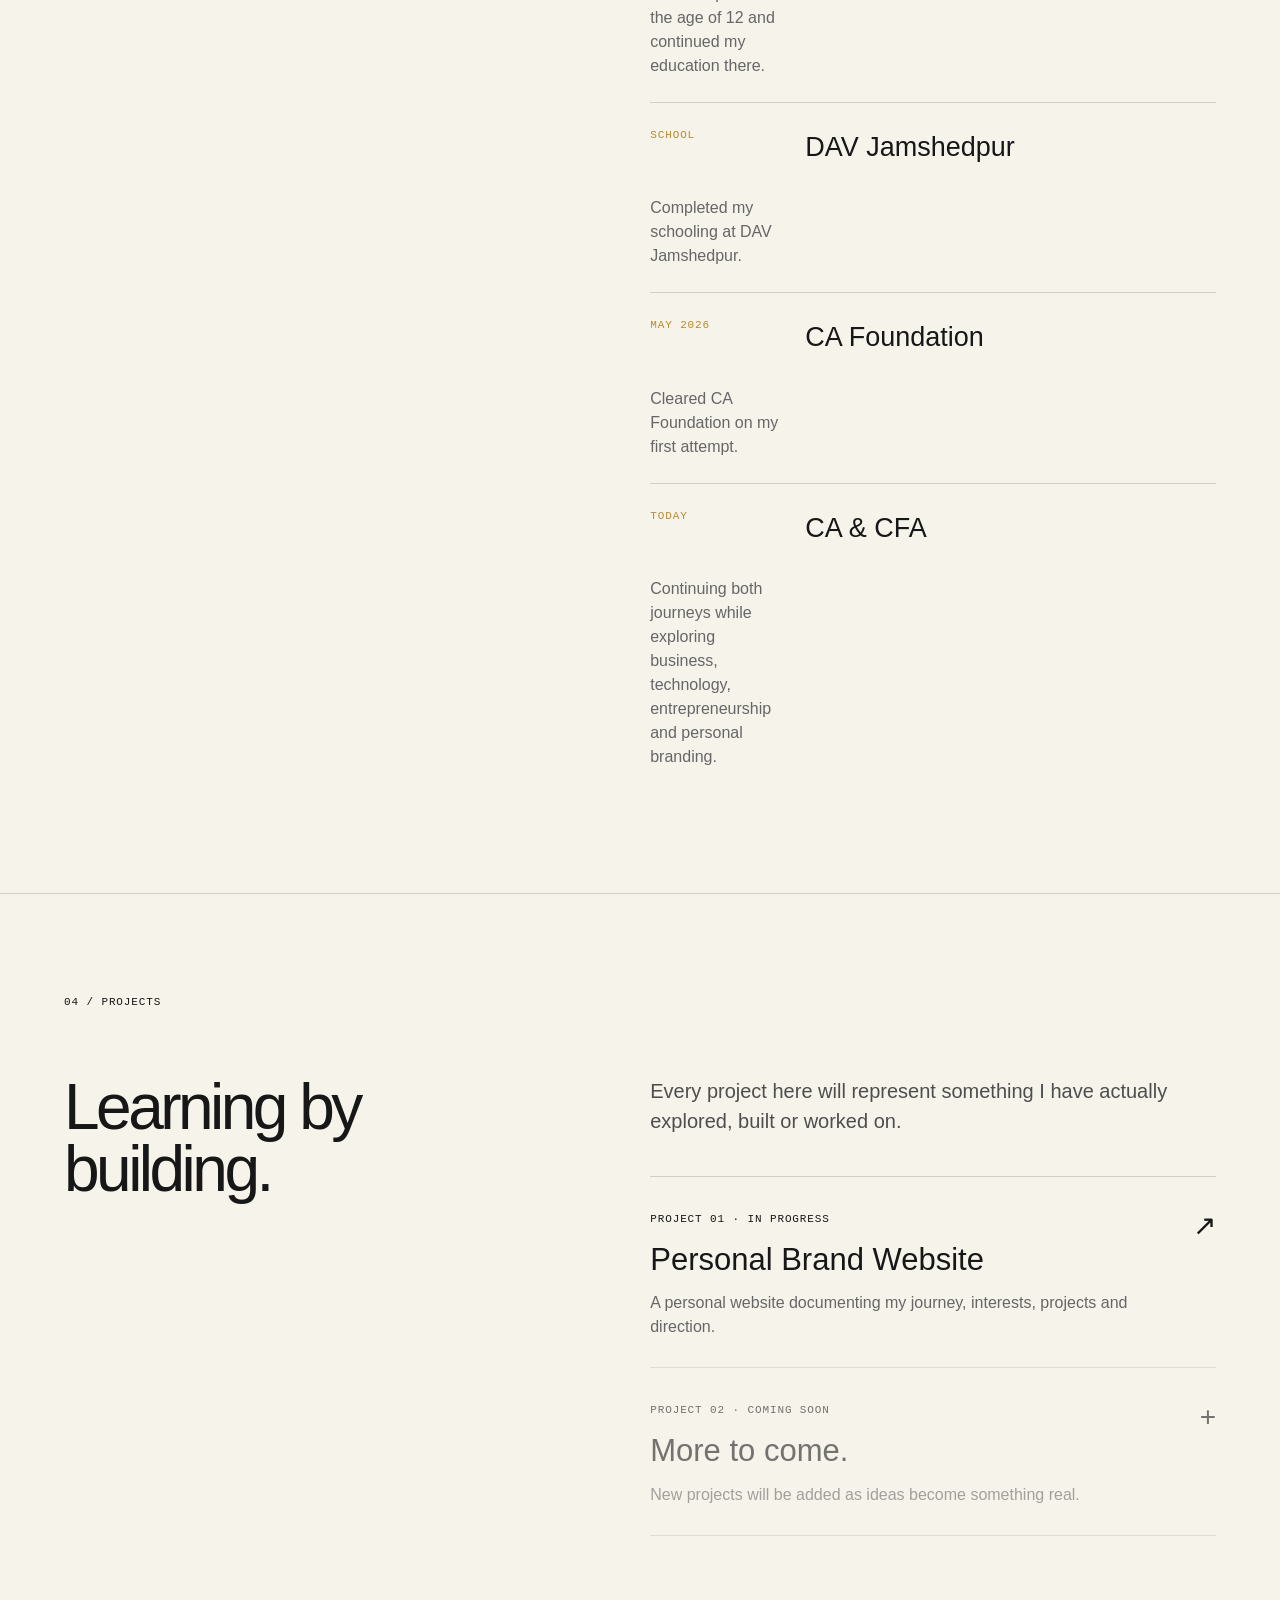
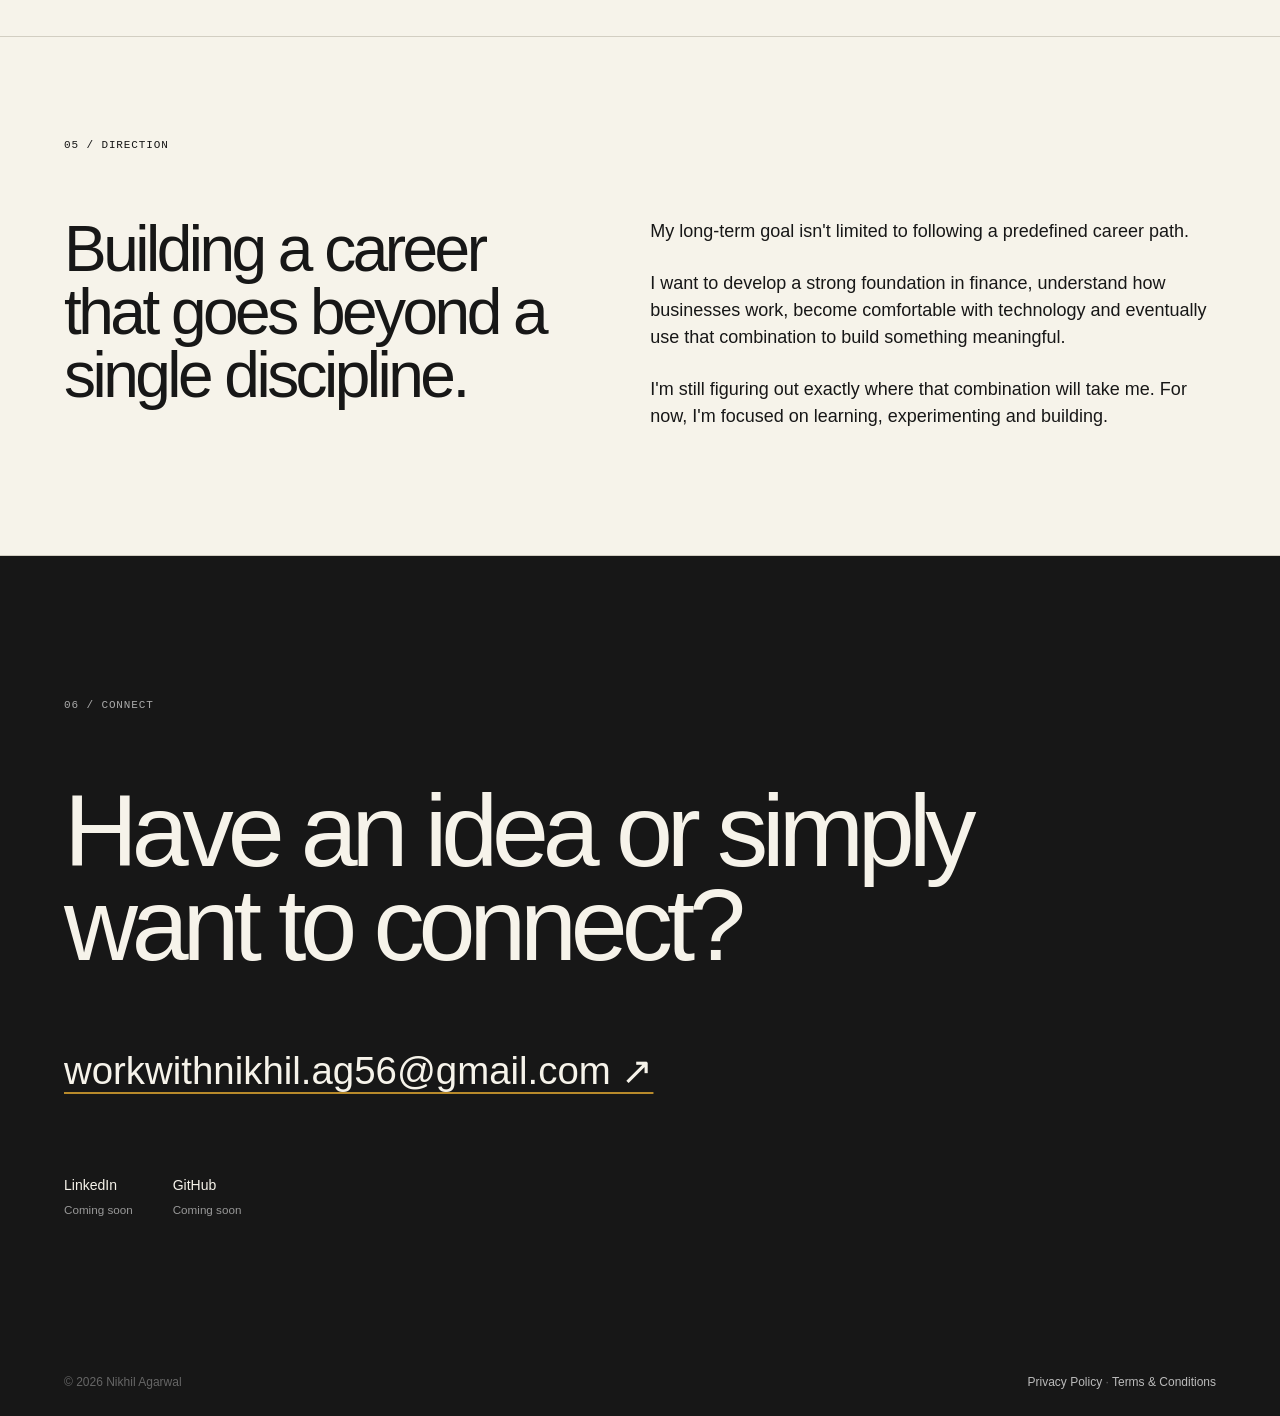
<file: Old index.html>
<!doctype html>
<html lang="en">
<head>
<meta charset="utf-8">
<meta name="viewport" content="width=device-width, initial-scale=1">
<meta name="description" content="Nikhil Agarwal, CA and CFA aspirant exploring finance, business, technology and entrepreneurship.">
<title>Nikhil Agarwal | CA & CFA Aspirant</title>
<link rel="icon" href="favicon.svg" type="image/svg+xml">
<link rel="stylesheet" href="styles.css">
</head>
<body>
<header class="nav">
<a class="logo" href="#top">NIKHIL AGARWAL</a>
<nav><a href="#about">About</a><a href="#explore">Explore</a><a href="#journey">Journey</a><a href="#projects">Projects</a><a href="#contact">Connect</a></nav>
</header>

<main id="top">
<section class="hero">
<p class="kicker">PERSONAL BRAND / 2026</p>
<h1><span class="small">Hi, I AM</span>NIKHIL<br>AGARWAL<span class="period">.</span></h1>
<p class="role">CA & CFA ASPIRANT</p>
<div class="hero-bottom">
<p>Exploring finance, business, technology and entrepreneurship while building my personal brand, one project at a time.</p>
<div class="hero-links"><a class="text-button" href="#projects">VIEW PROJECTS ↗</a><a class="arrow-link" href="#contact">GET IN TOUCH ↗</a></div>
</div>
</section>

<section class="intro-strip">
<div><span>A PERSONAL SPACE FOR</span><h2>learning, building<br>and exploring.</h2></div>
<div><h3>Finance is where I started.<br>Curiosity is where I'm going.</h3><p>A place to document my journey, projects and ideas as they evolve.</p></div>
</section>

<section class="section" id="about">
<div class="section-no">01 / ABOUT</div>
<div class="section-grid"><h2>Finance is where I started. Curiosity is where I'm going.</h2>
<div class="copy"><p>I'm Nikhil Agarwal, a CA and CFA aspirant with a growing interest in the world beyond traditional finance.</p><p>My academic journey is rooted in finance, but I'm deliberately exploring business, technology, entrepreneurship and networking. This website is one of my first steps into that world.</p><p>It is a place to document what I learn, showcase what I build and connect with people who share similar interests.</p></div></div>
</section>

<section class="section" id="explore">
<div class="section-no">02 / WHAT I EXPLORE</div>
<div class="section-grid"><h2>Different disciplines.<br>One direction.</h2>
<div class="explore-list">
<article><span>01</span><div><h3>Finance</h3><p>Building a strong foundation through my CA and CFA journey.</p></div></article>
<article><span>02</span><div><h3>Business</h3><p>Understanding how businesses operate, make decisions and create value.</p></div></article>
<article><span>03</span><div><h3>Technology</h3><p>Exploring technology from a non-technical background and learning by building.</p></div></article>
<article><span>04</span><div><h3>Entrepreneurship</h3><p>Exploring ideas, testing possibilities and learning what makes ventures work.</p></div></article>
<article><span>05</span><div><h3>Networking</h3><p>Learning through conversations with people who have different experiences and perspectives.</p></div></article>
</div></div>
</section>

<section class="section" id="journey">
<div class="section-no">03 / JOURNEY</div>
<div class="section-grid"><h2>From Chaibasa to Jamshedpur, and into the CA & CFA journey.</h2>
<div class="timeline">
<div><span>EARLY YEARS</span><h3>Chaibasa</h3><p>Born in Chaibasa, Jharkhand.</p></div>
<div><span>AGE 12</span><h3>Jamshedpur</h3><p>Moved to Jamshedpur at the age of 12 and continued my education there.</p></div>
<div><span>SCHOOL</span><h3>DAV Jamshedpur</h3><p>Completed my schooling at DAV Jamshedpur.</p></div>
<div><span>MAY 2026</span><h3>CA Foundation</h3><p>Cleared CA Foundation on my first attempt.</p></div>
<div><span>TODAY</span><h3>CA & CFA</h3><p>Continuing both journeys while exploring business, technology, entrepreneurship and personal branding.</p></div>
</div></div>
</section>

<section class="section" id="projects">
<div class="section-no">04 / PROJECTS</div>
<div class="section-grid"><h2>Learning by building.</h2>
<div><p class="lead">Every project here will represent something I have actually explored, built or worked on.</p>
<a class="project" href="#contact"><div><span>PROJECT 01 · IN PROGRESS</span><h3>Personal Brand Website</h3><p>A personal website documenting my journey, interests, projects and direction.</p></div><strong>↗</strong></a>
<div class="project muted"><div><span>PROJECT 02 · COMING SOON</span><h3>More to come.</h3><p>New projects will be added as ideas become something real.</p></div><strong>+</strong></div>
</div></div>
</section>

<section class="section" id="direction">
<div class="section-no">05 / DIRECTION</div>
<div class="section-grid"><h2>Building a career that goes beyond a single discipline.</h2>
<div class="copy"><p>My long-term goal isn't limited to following a predefined career path.</p><p>I want to develop a strong foundation in finance, understand how businesses work, become comfortable with technology and eventually use that combination to build something meaningful.</p><p>I'm still figuring out exactly where that combination will take me. For now, I'm focused on learning, experimenting and building.</p></div></div>
</section>

<section class="contact" id="contact">
<p class="section-no">06 / CONNECT</p>
<h2>Have an idea or simply want to connect?</h2>
<a class="email" href="mailto:workwithnikhil.ag56@gmail.com">workwithnikhil.ag56@gmail.com ↗</a>
<div class="socials"><span>LinkedIn <small>Coming soon</small></span><span>GitHub <small>Coming soon</small></span></div>
</section>
</main>

<footer><span>© 2026 Nikhil Agarwal</span><span><a href="privacy.html">Privacy Policy</a> · <a href="terms.html">Terms & Conditions</a></span></footer>
</body></html>
</file>
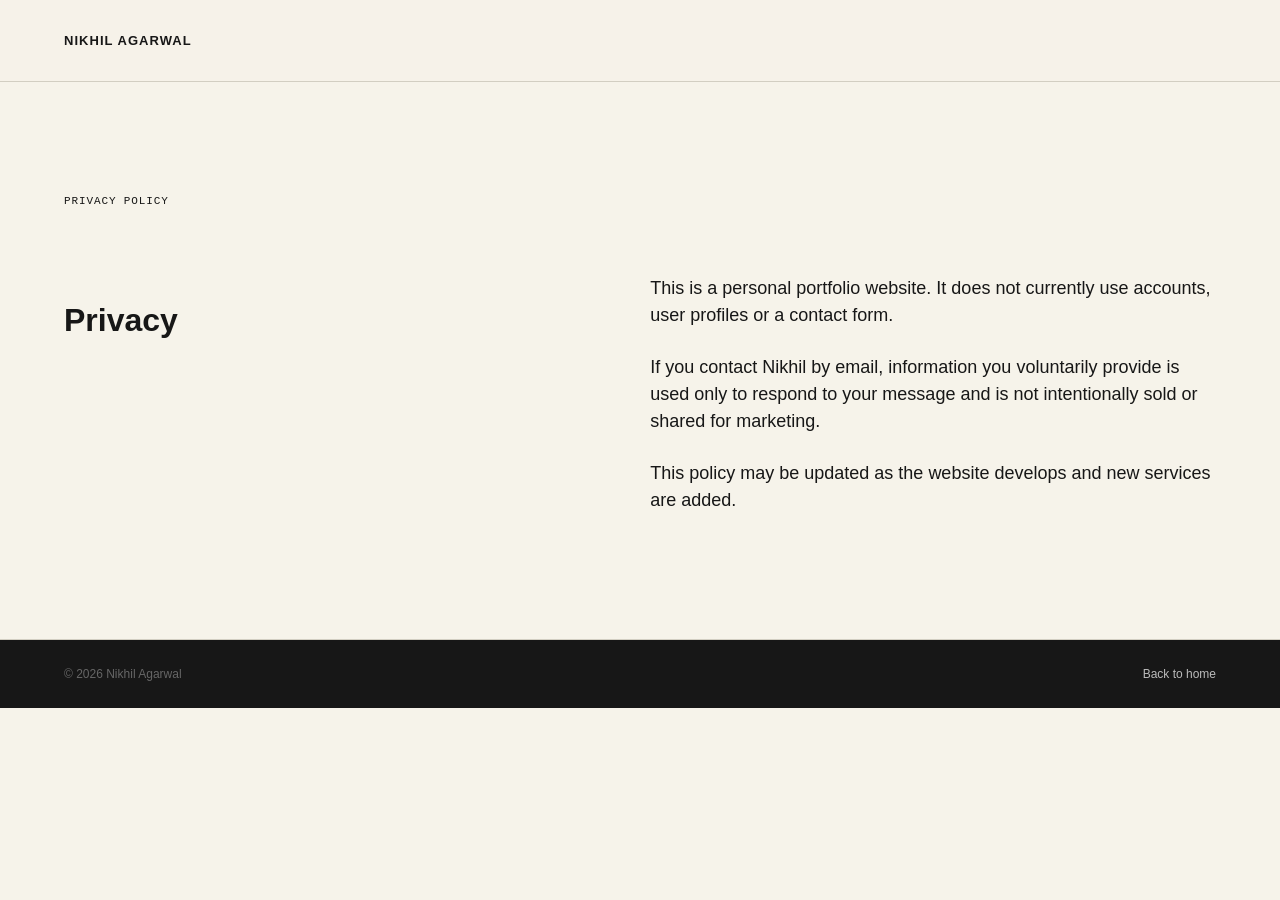
<file: privacy.html>
<!doctype html><html lang="en"><head><meta charset="utf-8"><meta name="viewport" content="width=device-width,initial-scale=1"><title>Privacy Policy | Nikhil Agarwal</title><link rel="stylesheet" href="styles.css"></head><body><header class="nav"><a class="logo" href="index.html">NIKHIL AGARWAL</a></header><main class="section"><p class="section-no">PRIVACY POLICY</p><div class="section-grid"><h1>Privacy</h1><div class="copy"><p>This is a personal portfolio website. It does not currently use accounts, user profiles or a contact form.</p><p>If you contact Nikhil by email, information you voluntarily provide is used only to respond to your message and is not intentionally sold or shared for marketing.</p><p>This policy may be updated as the website develops and new services are added.</p></div></div></main><footer><span>© 2026 Nikhil Agarwal</span><a href="index.html">Back to home</a></footer></body></html>
</file>
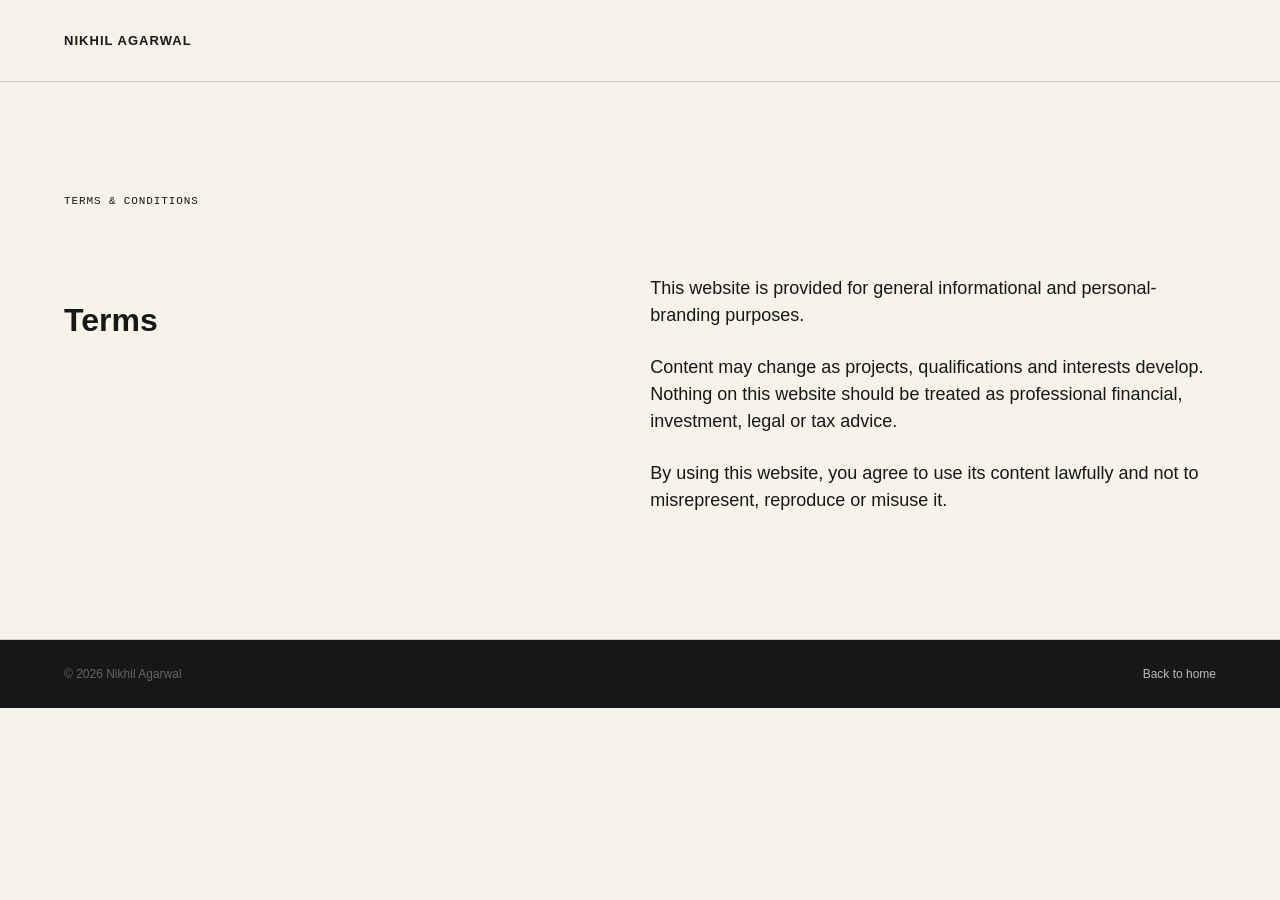
<file: terms.html>
<!doctype html><html lang="en"><head><meta charset="utf-8"><meta name="viewport" content="width=device-width,initial-scale=1"><title>Terms & Conditions | Nikhil Agarwal</title><link rel="stylesheet" href="styles.css"></head><body><header class="nav"><a class="logo" href="index.html">NIKHIL AGARWAL</a></header><main class="section"><p class="section-no">TERMS & CONDITIONS</p><div class="section-grid"><h1>Terms</h1><div class="copy"><p>This website is provided for general informational and personal-branding purposes.</p><p>Content may change as projects, qualifications and interests develop. Nothing on this website should be treated as professional financial, investment, legal or tax advice.</p><p>By using this website, you agree to use its content lawfully and not to misrepresent, reproduce or misuse it.</p></div></div></main><footer><span>© 2026 Nikhil Agarwal</span><a href="index.html">Back to home</a></footer></body></html>
</file>
<file: styles.css>
*{box-sizing:border-box}html{scroll-behavior:smooth}body{margin:0;background:#f6f3ea;color:#171717;font-family:Arial,Helvetica,sans-serif;line-height:1.5}.nav{height:82px;border-bottom:1px solid #d2cec2;display:flex;align-items:center;justify-content:space-between;padding:0 5vw;position:sticky;top:0;background:rgba(246,243,234,.96);z-index:10}.logo{font-size:13px;font-weight:700;letter-spacing:.08em;color:#171717;text-decoration:none}.nav nav{display:flex;gap:30px}.nav nav a{color:#171717;text-decoration:none;font-size:12px}.nav nav a:hover,.arrow-link:hover,footer a:hover{text-decoration:underline;text-underline-offset:4px}.hero{min-height:calc(100vh - 82px);padding:9vh 5vw 8vh;display:flex;flex-direction:column;justify-content:space-between;border-bottom:1px solid #d2cec2}.kicker,.section-no,.project span,.timeline span,.explore-list article>span,.role,.intro-strip span{font-family:"Courier New",monospace;font-size:11px;letter-spacing:.08em}.kicker{color:#5f5d57}.hero h1{font-size:clamp(72px,13vw,180px);line-height:.82;letter-spacing:-.075em;font-weight:700;margin:5vh 0}.hero h1 .small{display:block;font-size:.38em;letter-spacing:-.02em;margin-bottom:.18em}.period{color:#b88a2b}.role{color:#b88a2b;margin:0 0 18px}.hero-bottom{display:grid;grid-template-columns:1fr 1fr;gap:8vw;align-items:end}.hero-bottom>p{font-size:clamp(18px,2vw,26px);line-height:1.18;max-width:650px;margin:0;letter-spacing:-.025em}.hero-links{display:flex;gap:30px;align-items:center;justify-content:flex-end}.text-button{color:#171717;text-decoration:none;font-size:12px;font-weight:700;border-bottom:2px solid #b88a2b;padding-bottom:6px}.arrow-link{color:#171717;text-decoration:none;font-size:12px;font-weight:700}.intro-strip{display:grid;grid-template-columns:1fr 1fr;gap:8vw;padding:80px 5vw;border-bottom:1px solid #d2cec2}.intro-strip span{color:#5f5d57}.intro-strip h2{font-size:clamp(42px,5vw,68px);line-height:.95;letter-spacing:-.055em;font-weight:600;margin:25px 0 0}.intro-strip h3{font-size:23px;line-height:1.15;font-weight:500;margin:25px 0}.intro-strip p{max-width:450px;color:#5f5d57}.section{padding:100px 5vw;border-bottom:1px solid #d2cec2}.section-grid{display:grid;grid-template-columns:42% 1fr;gap:8vw;margin-top:65px}.section h2{font-size:clamp(36px,5vw,70px);line-height:.98;letter-spacing:-.055em;font-weight:500;margin:0}.copy{max-width:620px;font-size:18px}.copy p{margin:0 0 25px}.explore-list article{display:grid;grid-template-columns:45px 1fr;gap:20px;padding:22px 0;border-top:1px solid #d2cec2}.explore-list article:last-child{border-bottom:1px solid #d2cec2}.explore-list article>span,.timeline span{color:#b88a2b}.explore-list h3{font-size:25px;margin:0 0 5px;font-weight:500}.explore-list p{margin:0;color:#666}.timeline>div{display:grid;grid-template-columns:130px 1fr;gap:25px;border-top:1px solid #d2cec2;padding:24px 0}.timeline h3{margin:0;font-size:27px;font-weight:500}.timeline p{margin:4px 0 0;color:#666}.lead{font-size:20px;max-width:600px;margin:0 0 40px;color:#4e4e4e}.project{display:flex;justify-content:space-between;gap:30px;border-top:1px solid #d2cec2;padding:28px 0;text-decoration:none;color:#171717}.project h3{font-size:31px;font-weight:500;margin:8px 0}.project p{margin:0;color:#666}.project strong{font-size:28px;font-weight:400}.project.muted{opacity:.58;border-bottom:1px solid #d2cec2}.contact{padding:130px 5vw;background:#171717;color:#f6f3ea}.contact .section-no{color:#aaa}.contact h2{font-size:clamp(48px,8vw,115px);line-height:.92;letter-spacing:-.06em;font-weight:500;max-width:1000px;margin:70px 0}.email{font-size:clamp(22px,3vw,42px);color:#f6f3ea;text-decoration:underline;text-decoration-color:#b88a2b;text-decoration-thickness:2px;text-underline-offset:8px}.socials{display:flex;gap:40px;margin-top:75px}.socials span{font-size:14px}.socials small{display:block;color:#999;margin-top:5px}footer{display:flex;justify-content:space-between;padding:25px 5vw;font-size:12px;color:#666;background:#171717}footer a{color:#bbb;text-decoration:none}@media(max-width:800px){.nav{min-height:70px;height:auto;padding:20px 5vw}.nav nav{display:none}.hero{min-height:calc(100vh - 70px);padding-top:8vh}.hero h1{font-size:clamp(62px,18vw,120px);margin:7vh 0}.hero-bottom,.intro-strip,.section-grid{grid-template-columns:1fr;gap:45px}.hero-links{justify-content:flex-start}.section{padding:75px 5vw}.section-grid{margin-top:45px}.timeline>div{grid-template-columns:95px 1fr;gap:15px}.contact{padding:90px 5vw}.socials{flex-wrap:wrap}footer{display:block;line-height:2.3}footer span:last-child{display:block}}
</file>
